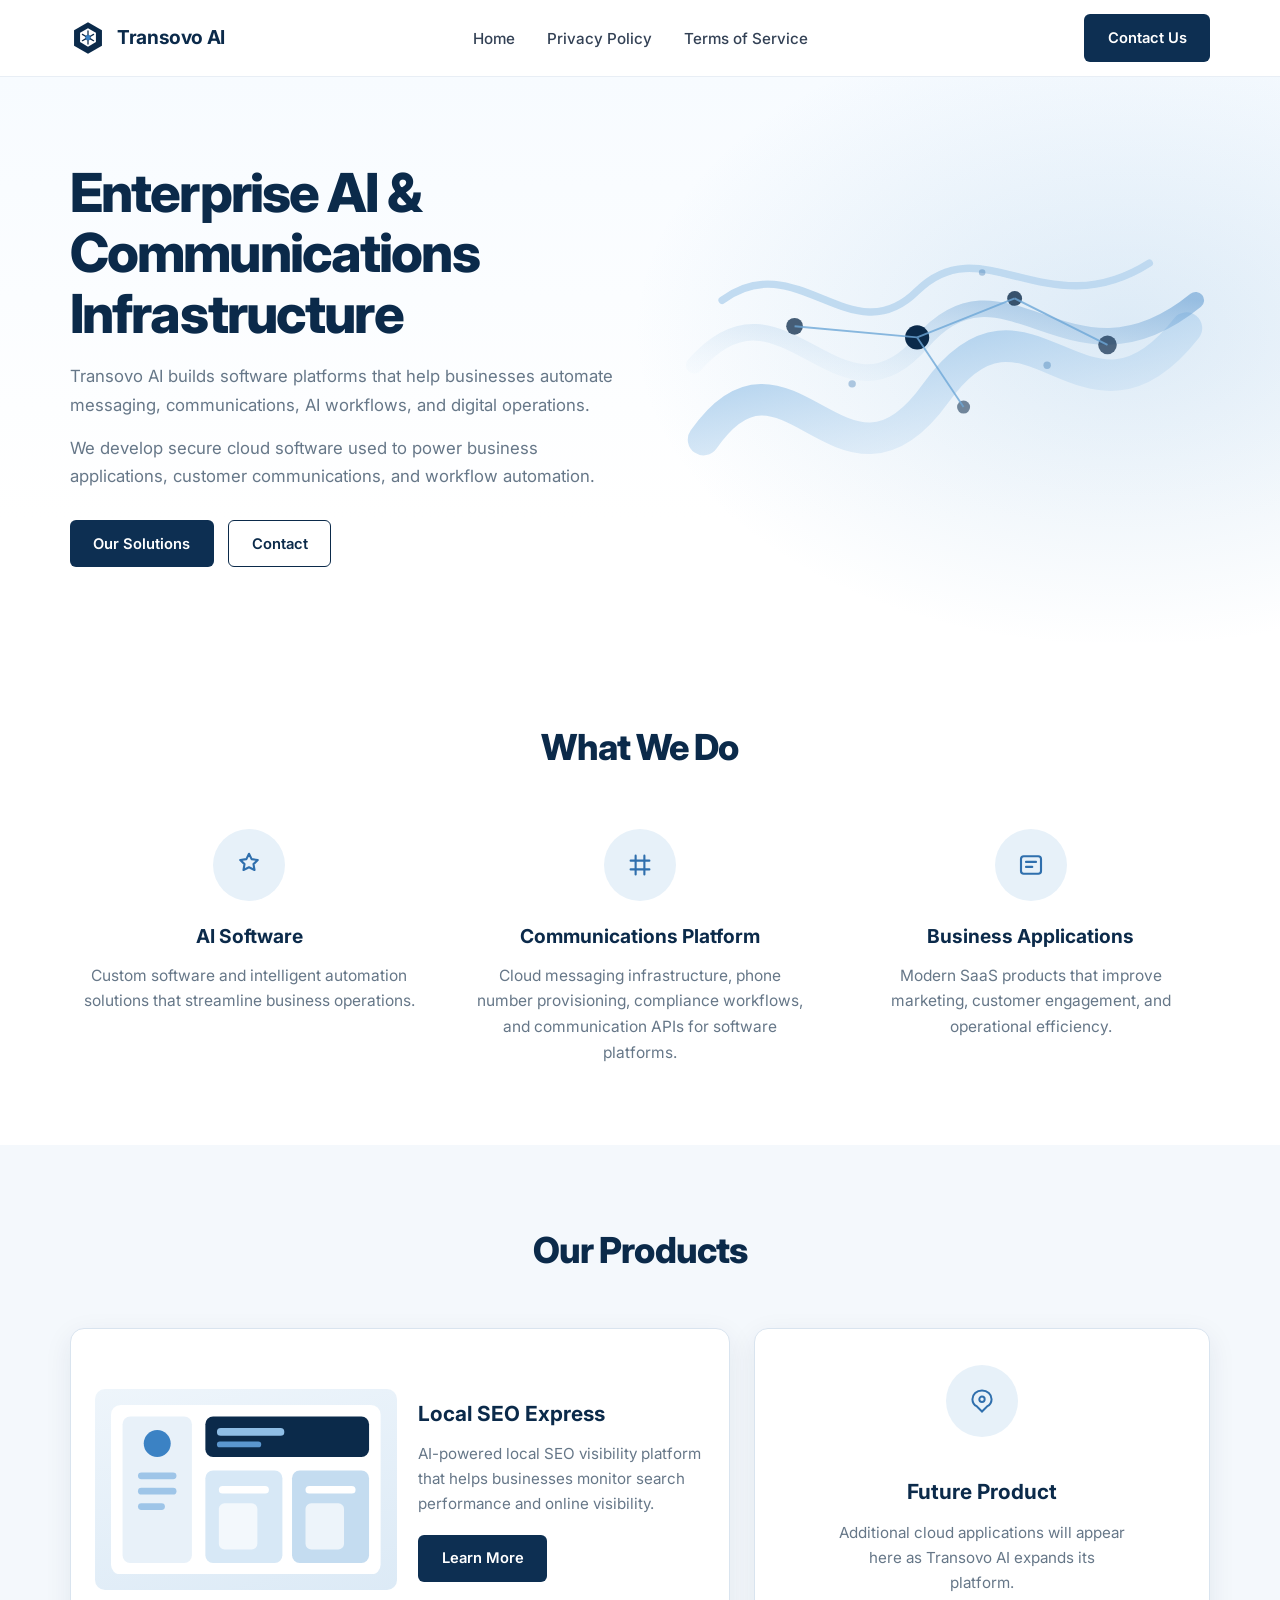
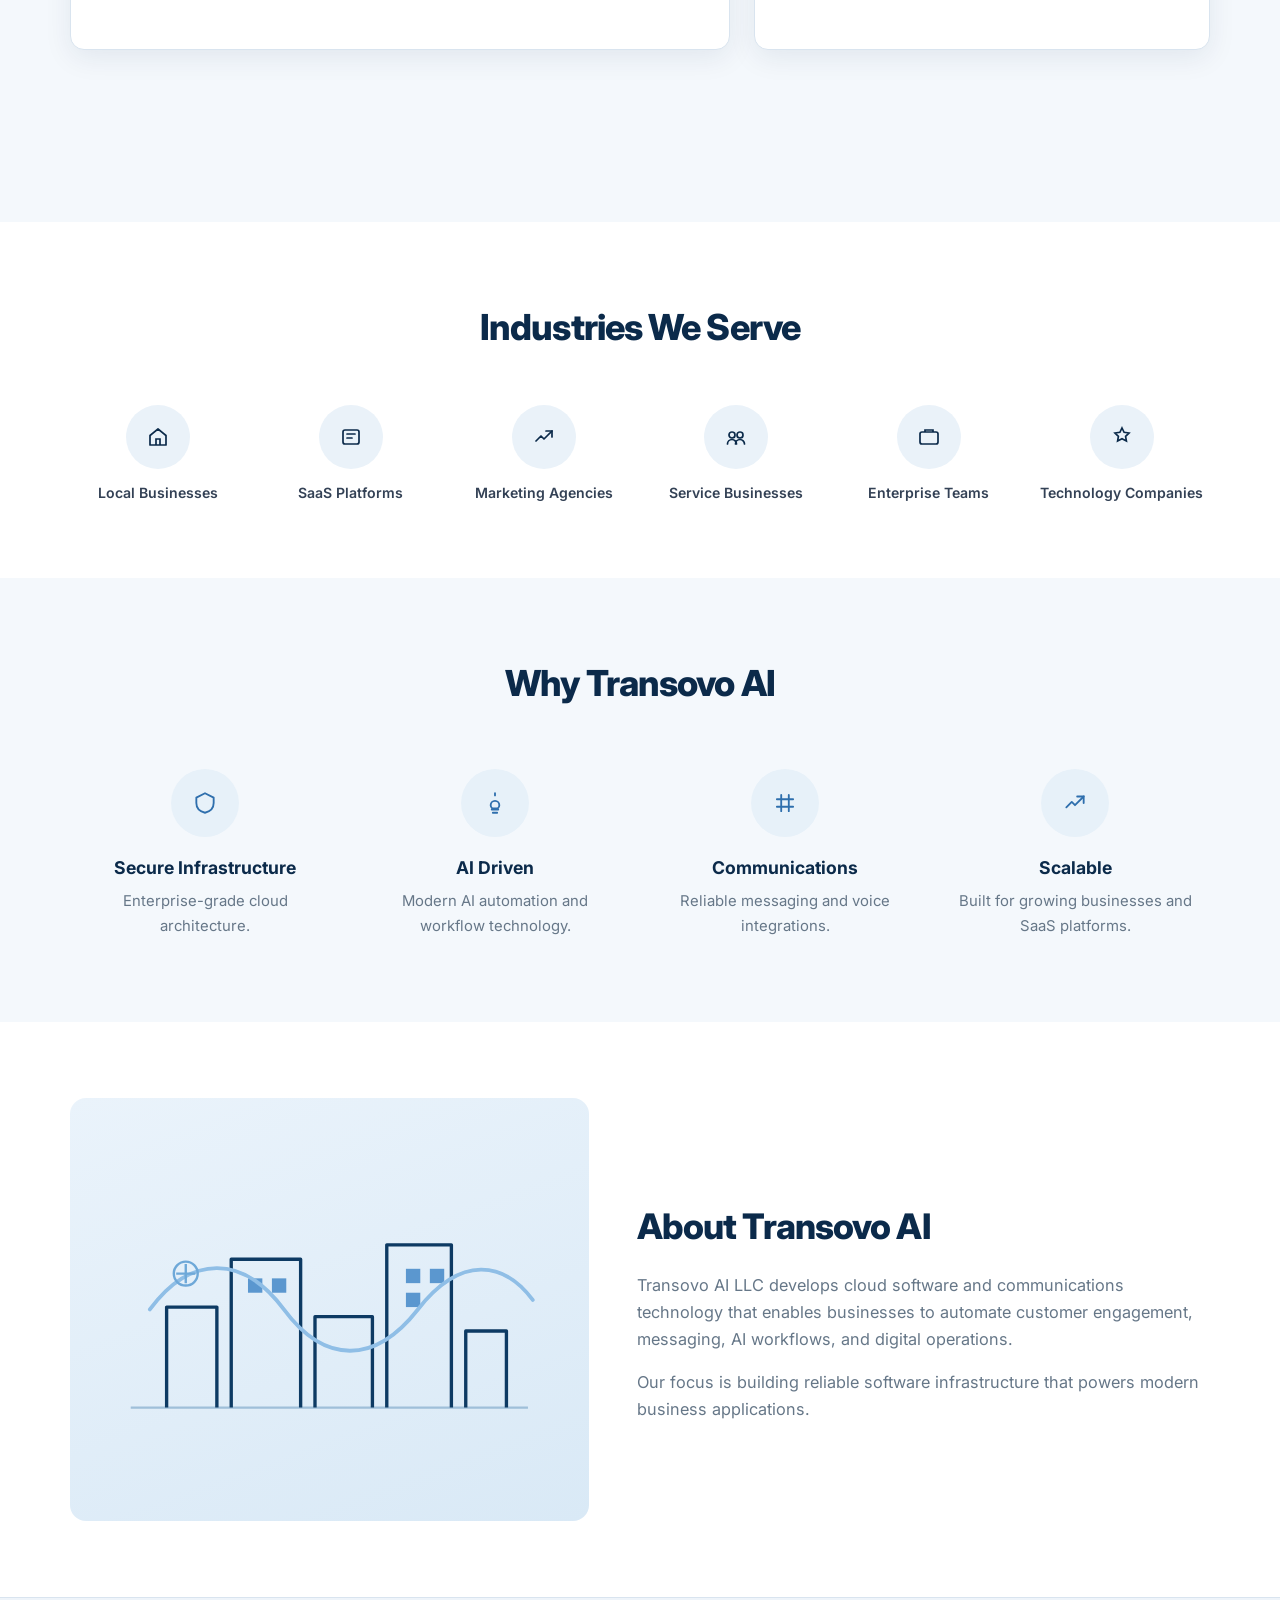
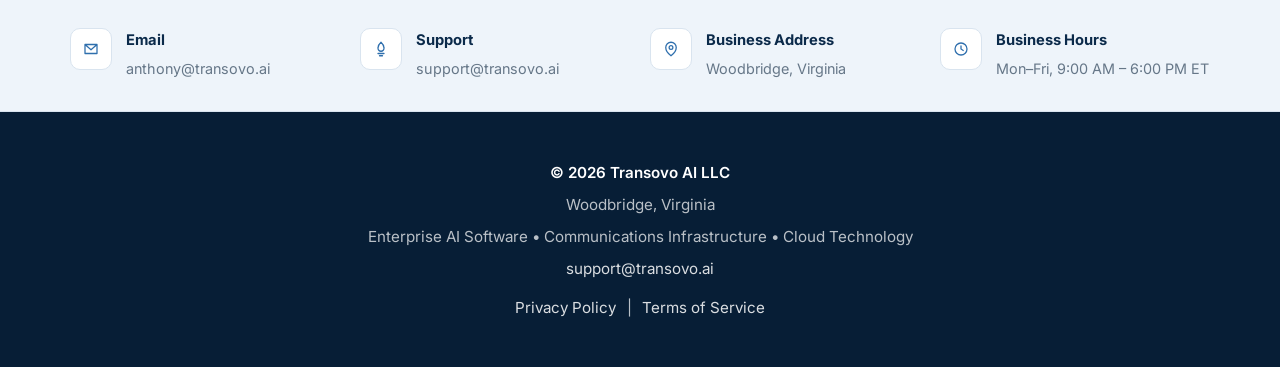
<file: index.html>
<!DOCTYPE html>
<html lang="en">
  <head>
    <meta charset="UTF-8" />
    <meta name="viewport" content="width=device-width, initial-scale=1.0" />
    <title>Transovo AI | Enterprise AI & Communications Infrastructure</title>
    <meta
      name="description"
      content="Transovo AI builds software platforms that help businesses automate messaging, communications, AI workflows, and digital operations."
    />
    <link rel="icon" href="/assets/logo.svg" type="image/svg+xml" />
    <link rel="preconnect" href="https://fonts.googleapis.com" />
    <link rel="preconnect" href="https://fonts.gstatic.com" crossorigin />
    <link href="https://fonts.googleapis.com/css2?family=Inter:wght@400;500;600;700;800&display=swap" rel="stylesheet" />
    <link rel="stylesheet" href="/css/styles.css" />
  </head>
  <body>
    <header class="site-header">
      <div class="container nav">
        <a class="logo" href="/">
          <img class="logo-mark" src="/assets/logo.svg" alt="" width="36" height="36" />
          Transovo AI
        </a>
        <nav aria-label="Primary">
          <ul class="nav-links">
            <li><a href="/">Home</a></li>
            <li><a href="/privacy">Privacy Policy</a></li>
            <li><a href="/terms">Terms of Service</a></li>
          </ul>
        </nav>
        <div class="nav-actions">
          <a class="btn btn-primary" href="#contact-info">Contact Us</a>
          <button class="menu-toggle" type="button" aria-label="Open menu" aria-expanded="false">
            <span></span>
          </button>
        </div>
      </div>
    </header>

    <main>
      <section class="hero">
        <div class="container hero-grid">
          <div class="hero-copy reveal">
            <h1>Enterprise AI &amp; Communications Infrastructure</h1>
            <p>
              Transovo AI builds software platforms that help businesses automate messaging,
              communications, AI workflows, and digital operations.
            </p>
            <p>
              We develop secure cloud software used to power business applications, customer
              communications, and workflow automation.
            </p>
            <div class="hero-actions">
              <a class="btn btn-primary" href="#what-we-do">Our Solutions</a>
              <a class="btn btn-outline" href="#contact-info">Contact</a>
            </div>
          </div>
          <div class="hero-visual reveal" aria-hidden="true">
            <svg viewBox="0 0 560 440" xmlns="http://www.w3.org/2000/svg" role="img">
              <defs>
                <linearGradient id="g1" x1="0" y1="0" x2="1" y2="1">
                  <stop offset="0%" stop-color="#8fbee6" stop-opacity="0.95" />
                  <stop offset="100%" stop-color="#cfe3f5" stop-opacity="0.2" />
                </linearGradient>
                <linearGradient id="g2" x1="1" y1="0" x2="0" y2="1">
                  <stop offset="0%" stop-color="#5b97cf" stop-opacity="0.55" />
                  <stop offset="100%" stop-color="#d7eaf8" stop-opacity="0.1" />
                </linearGradient>
              </defs>
              <path d="M20 300C110 170 170 390 270 250C370 110 430 320 540 180" stroke="url(#g1)" stroke-width="34" fill="none" stroke-linecap="round"/>
              <path d="M10 220C105 110 165 300 255 195C345 90 415 260 550 150" stroke="url(#g2)" stroke-width="18" fill="none" stroke-linecap="round"/>
              <path d="M40 150C120 90 180 210 250 140C320 70 390 180 500 110" stroke="#b9d6ef" stroke-width="8" fill="none" stroke-linecap="round" opacity="0.85"/>
              <g fill="#0b2a4a">
                <circle cx="118" cy="178" r="9" opacity="0.75"/>
                <circle cx="250" cy="190" r="13"/>
                <circle cx="355" cy="148" r="8" opacity="0.8"/>
                <circle cx="455" cy="198" r="10" opacity="0.7"/>
                <circle cx="300" cy="265" r="7" opacity="0.55"/>
              </g>
              <g stroke="#6ea8d8" stroke-width="2" opacity="0.8">
                <line x1="118" y1="178" x2="250" y2="190"/>
                <line x1="250" y1="190" x2="355" y2="148"/>
                <line x1="355" y1="148" x2="455" y2="198"/>
                <line x1="250" y1="190" x2="300" y2="265"/>
              </g>
              <g fill="#2f6fad" opacity="0.35">
                <circle cx="180" cy="240" r="4"/>
                <circle cx="390" cy="220" r="4"/>
                <circle cx="320" cy="120" r="3.5"/>
              </g>
            </svg>
          </div>
        </div>
      </section>

      <section class="section" id="what-we-do">
        <div class="container">
          <div class="section-head reveal">
            <h2>What We Do</h2>
          </div>
          <div class="services-grid">
            <article class="service reveal">
              <div class="icon-circle" aria-hidden="true">
                <svg width="30" height="30" viewBox="0 0 24 24" fill="none">
                  <path d="M12 3l2.1 4.3L19 8l-3.4 3.3.8 4.7L12 13.8 7.6 16l.8-4.7L5 8l4.9-.7L12 3z" stroke="currentColor" stroke-width="1.7" stroke-linejoin="round"/>
                </svg>
              </div>
              <h3>AI Software</h3>
              <p>Custom software and intelligent automation solutions that streamline business operations.</p>
            </article>
            <article class="service reveal">
              <div class="icon-circle" aria-hidden="true">
                <svg width="30" height="30" viewBox="0 0 24 24" fill="none">
                  <path d="M4.5 8.5h15M4.5 15.5h15M8.5 4.5v15M15.5 4.5v15" stroke="currentColor" stroke-width="1.7" stroke-linecap="round"/>
                </svg>
              </div>
              <h3>Communications Platform</h3>
              <p>Cloud messaging infrastructure, phone number provisioning, compliance workflows, and communication APIs for software platforms.</p>
            </article>
            <article class="service reveal">
              <div class="icon-circle" aria-hidden="true">
                <svg width="30" height="30" viewBox="0 0 24 24" fill="none">
                  <rect x="4" y="5" width="16" height="14" rx="2.2" stroke="currentColor" stroke-width="1.7"/>
                  <path d="M8 9.5h8M8 13.5h5" stroke="currentColor" stroke-width="1.7" stroke-linecap="round"/>
                </svg>
              </div>
              <h3>Business Applications</h3>
              <p>Modern SaaS products that improve marketing, customer engagement, and operational efficiency.</p>
            </article>
          </div>
        </div>
      </section>

      <section class="section section-soft" id="products">
        <div class="container">
          <div class="section-head reveal">
            <h2>Our Products</h2>
          </div>
          <div class="products-grid">
            <article class="product-card reveal">
              <div class="product-media" aria-hidden="true">
                <svg viewBox="0 0 280 176" xmlns="http://www.w3.org/2000/svg" width="100%">
                  <rect width="280" height="176" rx="10" fill="#fff"/>
                  <rect x="12" y="12" width="72" height="152" rx="8" fill="#e8f1f9"/>
                  <rect x="98" y="12" width="170" height="42" rx="8" fill="#0b2a4a"/>
                  <rect x="110" y="24" width="70" height="8" rx="4" fill="#8fbee6"/>
                  <rect x="110" y="38" width="46" height="6" rx="3" fill="#5b97cf"/>
                  <rect x="98" y="68" width="80" height="96" rx="8" fill="#d7e8f6"/>
                  <rect x="188" y="68" width="80" height="96" rx="8" fill="#c4dcf0"/>
                  <circle cx="48" cy="40" r="14" fill="#3b82c4"/>
                  <rect x="28" y="70" width="40" height="7" rx="3.5" fill="#9ec5e8"/>
                  <rect x="28" y="86" width="40" height="7" rx="3.5" fill="#9ec5e8"/>
                  <rect x="28" y="102" width="28" height="7" rx="3.5" fill="#9ec5e8"/>
                  <rect x="112" y="84" width="52" height="8" rx="4" fill="#fff"/>
                  <rect x="112" y="102" width="40" height="48" rx="6" fill="#fff" opacity="0.7"/>
                  <rect x="202" y="84" width="52" height="8" rx="4" fill="#fff"/>
                  <rect x="202" y="102" width="40" height="48" rx="6" fill="#fff" opacity="0.7"/>
                </svg>
              </div>
              <div class="product-copy">
                <h3>Local SEO Express</h3>
                <p>
                  AI-powered local SEO visibility platform that helps businesses monitor search
                  performance and online visibility.
                </p>
                <a class="btn btn-primary" href="#contact-info">Learn More</a>
              </div>
            </article>

            <article class="product-card compact reveal" aria-label="Future product">
              <div class="icon-circle" aria-hidden="true">
                <svg width="28" height="28" viewBox="0 0 24 24" fill="none">
                  <path d="M12 3c4.6 0 8.2 3.3 8.2 7.4 0 2.7-1.5 5-3.9 6.3L12 21l-4.3-4.3C5.3 15.4 3.8 13.1 3.8 10.4 3.8 6.3 7.4 3 12 3z" stroke="currentColor" stroke-width="1.7"/>
                  <circle cx="12" cy="10.5" r="2.3" stroke="currentColor" stroke-width="1.7"/>
                </svg>
              </div>
              <div class="product-copy">
                <h3>Future Product</h3>
                <p>Additional cloud applications will appear here as Transovo AI expands its platform.</p>
              </div>
            </article>
          </div>
          <div class="products-future" aria-hidden="true"></div>
        </div>
      </section>

      <section class="section" id="industries">
        <div class="container">
          <div class="section-head reveal">
            <h2>Industries We Serve</h2>
          </div>
          <div class="industries">
            <div class="industry reveal">
              <div class="icon-circle" aria-hidden="true">
                <svg width="24" height="24" viewBox="0 0 24 24" fill="none"><path d="M4 10.5 12 4l8 6.5V20H4v-9.5z" stroke="currentColor" stroke-width="1.7" stroke-linejoin="round"/><path d="M10 20v-6h4v6" stroke="currentColor" stroke-width="1.7"/></svg>
              </div>
              <span>Local Businesses</span>
            </div>
            <div class="industry reveal">
              <div class="icon-circle" aria-hidden="true">
                <svg width="24" height="24" viewBox="0 0 24 24" fill="none"><rect x="4" y="5" width="16" height="14" rx="2" stroke="currentColor" stroke-width="1.7"/><path d="M8 9h8M8 13h5" stroke="currentColor" stroke-width="1.7" stroke-linecap="round"/></svg>
              </div>
              <span>SaaS Platforms</span>
            </div>
            <div class="industry reveal">
              <div class="icon-circle" aria-hidden="true">
                <svg width="24" height="24" viewBox="0 0 24 24" fill="none"><path d="M4 16l5-5 3 3 8-8" stroke="currentColor" stroke-width="1.7" stroke-linecap="round" stroke-linejoin="round"/><path d="M14 6h6v6" stroke="currentColor" stroke-width="1.7" stroke-linecap="round"/></svg>
              </div>
              <span>Marketing Agencies</span>
            </div>
            <div class="industry reveal">
              <div class="icon-circle" aria-hidden="true">
                <svg width="24" height="24" viewBox="0 0 24 24" fill="none"><circle cx="8" cy="10" r="3" stroke="currentColor" stroke-width="1.7"/><circle cx="16" cy="10" r="3" stroke="currentColor" stroke-width="1.7"/><path d="M3.5 19a4.5 4.5 0 0 1 9 0M11.5 19a4.5 4.5 0 0 1 9 0" stroke="currentColor" stroke-width="1.7" stroke-linecap="round"/></svg>
              </div>
              <span>Service Businesses</span>
            </div>
            <div class="industry reveal">
              <div class="icon-circle" aria-hidden="true">
                <svg width="24" height="24" viewBox="0 0 24 24" fill="none"><rect x="3" y="7" width="18" height="12" rx="2" stroke="currentColor" stroke-width="1.7"/><path d="M8 7V5h8v2" stroke="currentColor" stroke-width="1.7"/></svg>
              </div>
              <span>Enterprise Teams</span>
            </div>
            <div class="industry reveal">
              <div class="icon-circle" aria-hidden="true">
                <svg width="24" height="24" viewBox="0 0 24 24" fill="none"><path d="M12 3l2.1 4.3L19 8l-3.4 3.3.8 4.7L12 13.8 7.6 16l.8-4.7L5 8l4.9-.7L12 3z" stroke="currentColor" stroke-width="1.7"/></svg>
              </div>
              <span>Technology Companies</span>
            </div>
          </div>
        </div>
      </section>

      <section class="section section-soft" id="why">
        <div class="container">
          <div class="section-head reveal">
            <h2>Why Transovo AI</h2>
          </div>
          <div class="why-grid">
            <article class="why-item reveal">
              <div class="icon-circle" aria-hidden="true">
                <svg width="26" height="26" viewBox="0 0 24 24" fill="none"><path d="M12 3l8 4v5c0 4.5-3.2 7.8-8 9-4.8-1.2-8-4.5-8-9V7l8-4z" stroke="currentColor" stroke-width="1.7" stroke-linejoin="round"/></svg>
              </div>
              <h3>Secure Infrastructure</h3>
              <p>Enterprise-grade cloud architecture.</p>
            </article>
            <article class="why-item reveal">
              <div class="icon-circle" aria-hidden="true">
                <svg width="26" height="26" viewBox="0 0 24 24" fill="none"><path d="M9 18h6M10 21h4M8 14a4 4 0 1 1 8 0c0 1.5-.8 2.4-1.6 3H9.6C8.8 16.4 8 15.5 8 14zM12 3v2" stroke="currentColor" stroke-width="1.7" stroke-linecap="round"/></svg>
              </div>
              <h3>AI Driven</h3>
              <p>Modern AI automation and workflow technology.</p>
            </article>
            <article class="why-item reveal">
              <div class="icon-circle" aria-hidden="true">
                <svg width="26" height="26" viewBox="0 0 24 24" fill="none"><path d="M4.5 8.5h15M4.5 15.5h15M8.5 4.5v15M15.5 4.5v15" stroke="currentColor" stroke-width="1.7" stroke-linecap="round"/></svg>
              </div>
              <h3>Communications</h3>
              <p>Reliable messaging and voice integrations.</p>
            </article>
            <article class="why-item reveal">
              <div class="icon-circle" aria-hidden="true">
                <svg width="26" height="26" viewBox="0 0 24 24" fill="none"><path d="M4 16l5-5 3 3 8-8" stroke="currentColor" stroke-width="1.7" stroke-linecap="round" stroke-linejoin="round"/><path d="M14 6h6v6" stroke="currentColor" stroke-width="1.7" stroke-linecap="round"/></svg>
              </div>
              <h3>Scalable</h3>
              <p>Built for growing businesses and SaaS platforms.</p>
            </article>
          </div>
        </div>
      </section>

      <section class="section" id="about">
        <div class="container about-grid">
          <div class="about-visual reveal" aria-hidden="true">
            <svg viewBox="0 0 380 300" xmlns="http://www.w3.org/2000/svg" width="100%">
              <path d="M24 232h332" stroke="#9fbfd9" stroke-width="2"/>
              <g fill="none" stroke="#0d3a63" stroke-width="2.8" stroke-linejoin="round">
                <path d="M54 232V148h42v84"/>
                <path d="M108 232V108h58v124"/>
                <path d="M178 232V156h48v76"/>
                <path d="M238 232V96h54v136"/>
                <path d="M304 232V168h34v64"/>
              </g>
              <g fill="#5b97cf">
                <rect x="122" y="124" width="12" height="12"/>
                <rect x="142" y="124" width="12" height="12"/>
                <rect x="254" y="116" width="12" height="12"/>
                <rect x="274" y="116" width="12" height="12"/>
                <rect x="254" y="136" width="12" height="12"/>
              </g>
              <path d="M40 150c34-46 78-46 112 0s76 46 112 0 72-40 96-8" fill="none" stroke="#8fbee6" stroke-width="3.2" stroke-linecap="round"/>
              <circle cx="70" cy="120" r="10" fill="none" stroke="#6ea8d8" stroke-width="2"/>
              <path d="M70 112v16M62 120h16" stroke="#6ea8d8" stroke-width="2"/>
            </svg>
          </div>
          <div class="about-copy reveal">
            <h2>About Transovo AI</h2>
            <p>
              Transovo AI LLC develops cloud software and communications technology that enables
              businesses to automate customer engagement, messaging, AI workflows, and digital
              operations.
            </p>
            <p>
              Our focus is building reliable software infrastructure that powers modern business
              applications.
            </p>
          </div>
        </div>
      </section>

      <section class="contact-bar" id="contact-info">
        <div class="container contact-grid">
          <div class="contact-item">
            <div class="icon" aria-hidden="true">
              <svg width="18" height="18" viewBox="0 0 24 24" fill="none"><path d="M4 6h16v12H4V6zm0 0l8 7 8-7" stroke="currentColor" stroke-width="1.7" stroke-linejoin="round"/></svg>
            </div>
            <div>
              <strong>Email</strong>
              <a href="mailto:anthony@transovo.ai">anthony@transovo.ai</a>
            </div>
          </div>
          <div class="contact-item">
            <div class="icon" aria-hidden="true">
              <svg width="18" height="18" viewBox="0 0 24 24" fill="none"><path d="M12 3c-2.2 2-4 4.7-4 7.5A4 4 0 0 0 12 15a4 4 0 0 0 4-4.5C16 7.7 14.2 5 12 3z" stroke="currentColor" stroke-width="1.7"/><path d="M8 18h8M10 21h4" stroke="currentColor" stroke-width="1.7" stroke-linecap="round"/></svg>
            </div>
            <div>
              <strong>Support</strong>
              <a href="mailto:support@transovo.ai">support@transovo.ai</a>
            </div>
          </div>
          <div class="contact-item">
            <div class="icon" aria-hidden="true">
              <svg width="18" height="18" viewBox="0 0 24 24" fill="none"><path d="M12 21s-7-5.2-7-11a7 7 0 1 1 14 0c0 5.8-7 11-7 11z" stroke="currentColor" stroke-width="1.7"/><circle cx="12" cy="10" r="2.5" stroke="currentColor" stroke-width="1.7"/></svg>
            </div>
            <div>
              <strong>Business Address</strong>
              <span>Woodbridge, Virginia</span>
            </div>
          </div>
          <div class="contact-item">
            <div class="icon" aria-hidden="true">
              <svg width="18" height="18" viewBox="0 0 24 24" fill="none"><circle cx="12" cy="12" r="8" stroke="currentColor" stroke-width="1.7"/><path d="M12 8v4l3 2" stroke="currentColor" stroke-width="1.7" stroke-linecap="round"/></svg>
            </div>
            <div>
              <strong>Business Hours</strong>
              <span>Mon–Fri, 9:00 AM – 6:00 PM ET</span>
            </div>
          </div>
        </div>
      </section>
    </main>

    <footer class="site-footer">
      <div class="container footer-simple">
        <p>© <span data-year>2026</span> Transovo AI LLC</p>
        <p>Woodbridge, Virginia</p>
        <p>Enterprise AI Software • Communications Infrastructure • Cloud Technology</p>
        <p><a href="mailto:support@transovo.ai">support@transovo.ai</a></p>
        <p class="footer-legal-links">
          <a href="/privacy">Privacy Policy</a>
          <span aria-hidden="true">|</span>
          <a href="/terms">Terms of Service</a>
        </p>
      </div>
    </footer>

    <script src="/js/main.js"></script>
  </body>
</html>
</file>
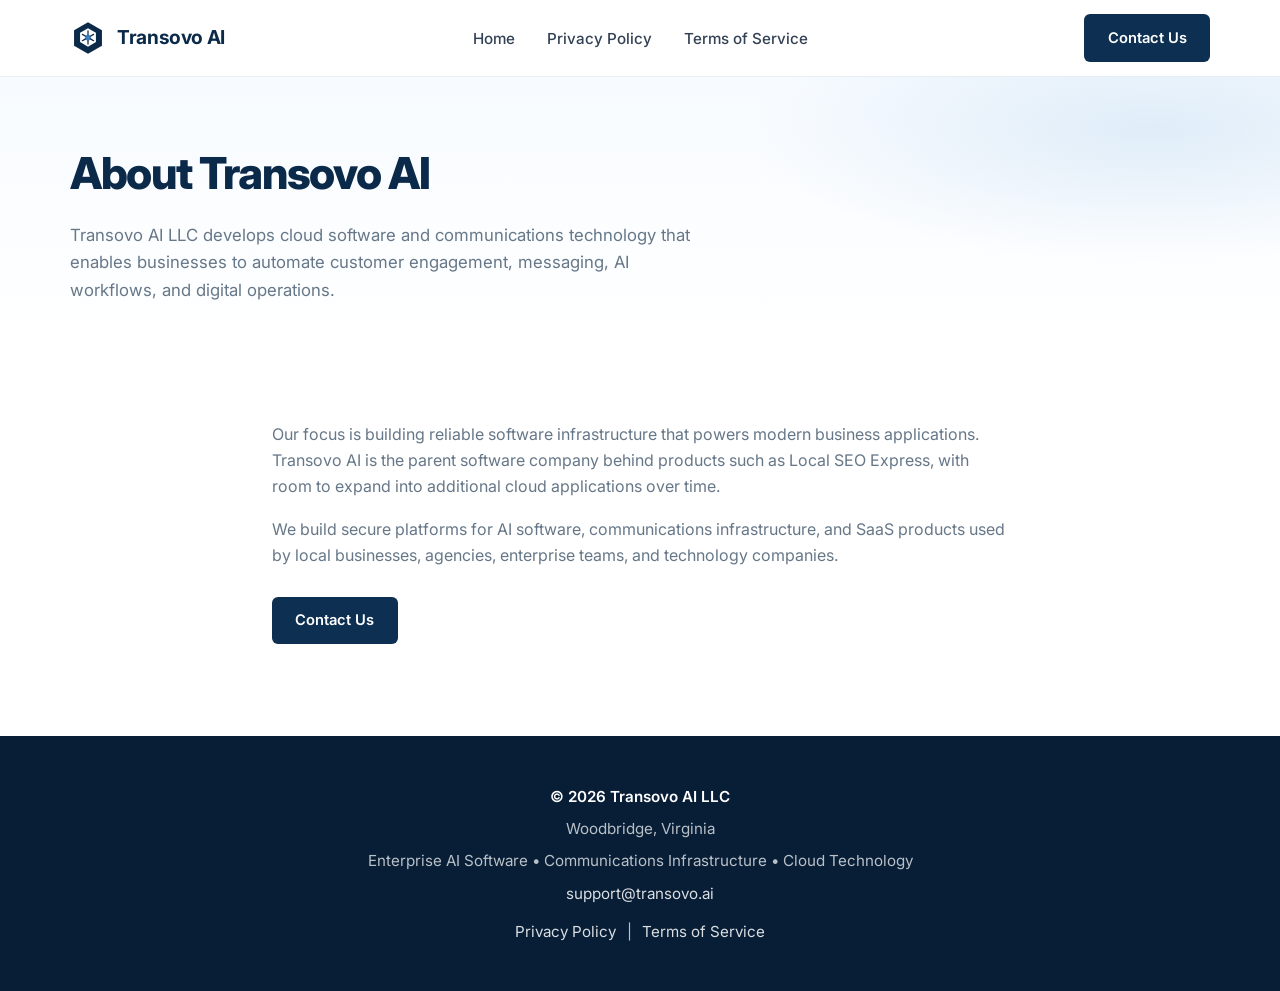
<file: about/index.html>
<!DOCTYPE html>
<html lang="en">
  <head>
    <meta charset="UTF-8" />
    <meta http-equiv="refresh" content="0; url=/company" />
    <link rel="canonical" href="/company" />
    <title>About | Transovo AI</title>
    <script>location.replace("/company");</script>
  </head>
  <body>
    <p><a href="/company">Continue to Company</a></p>
  </body>
</html>
</file>
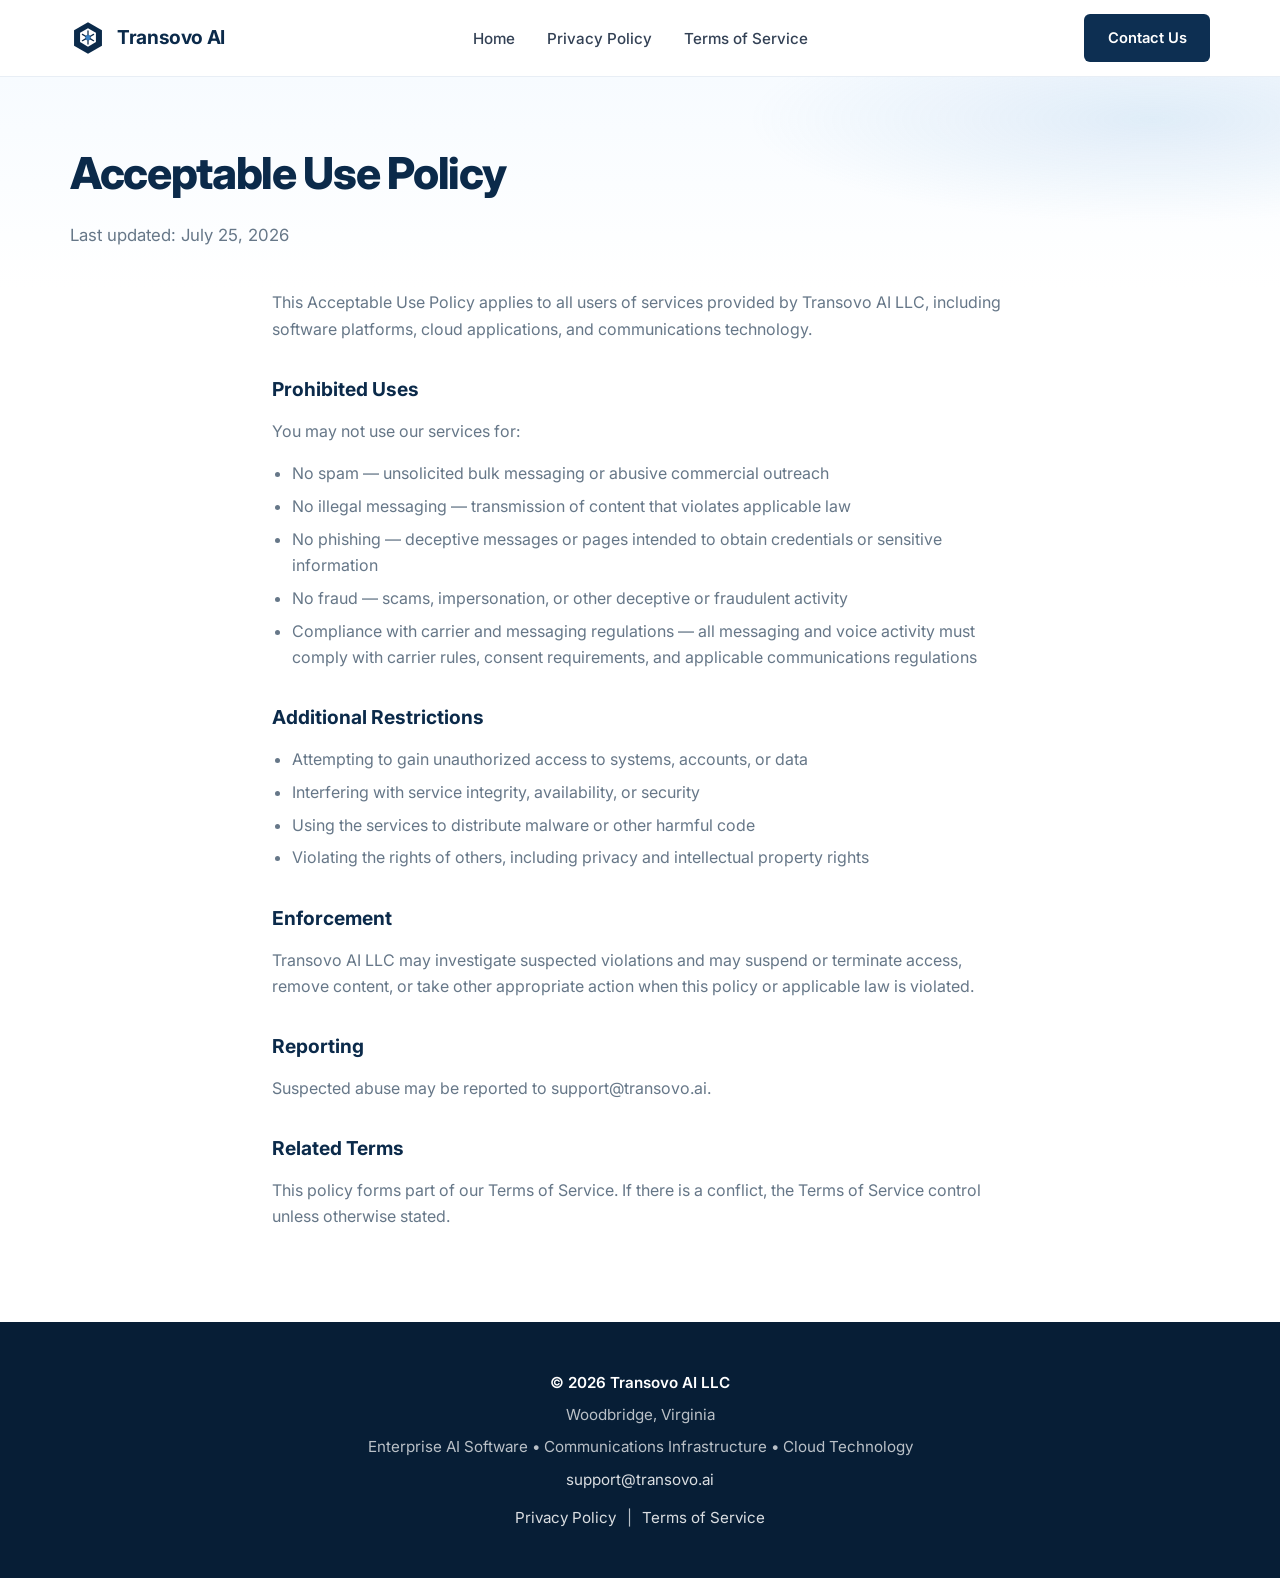
<file: acceptable-use/index.html>
<!DOCTYPE html>
<html lang="en">
  <head>
    <meta charset="UTF-8" />
    <meta name="viewport" content="width=device-width, initial-scale=1.0" />
    <title>Acceptable Use Policy | Transovo AI</title>
    <meta name="description" content="Acceptable Use Policy for Transovo AI LLC software platforms and communications services." />
    <link rel="icon" href="/assets/logo.svg" type="image/svg+xml" />
    <link rel="preconnect" href="https://fonts.googleapis.com" />
    <link rel="preconnect" href="https://fonts.gstatic.com" crossorigin />
    <link href="https://fonts.googleapis.com/css2?family=Inter:wght@400;500;600;700;800&display=swap" rel="stylesheet" />
    <link rel="stylesheet" href="/css/styles.css" />
  </head>
  <body>
    <header class="site-header">
      <div class="container nav">
        <a class="logo" href="/">
          <img class="logo-mark" src="/assets/logo.svg" alt="" width="36" height="36" />
          Transovo AI
        </a>
                <nav aria-label="Primary">
          <ul class="nav-links">
            <li><a href="/">Home</a></li>
            <li><a href="/privacy">Privacy Policy</a></li>
            <li><a href="/terms">Terms of Service</a></li>
          </ul>
        </nav>
        <div class="nav-actions">
          <a class="btn btn-primary" href="/#contact-info">Contact Us</a>
          <button class="menu-toggle" type="button" aria-label="Open menu" aria-expanded="false"><span></span></button>
        </div>
      </div>
    </header>

    <main>
      <section class="page-hero">
        <div class="container reveal">
          <h1>Acceptable Use Policy</h1>
          <p class="legal-meta">Last updated: July 25, 2026</p>
        </div>
      </section>
      <section class="section" style="padding-top: 0">
        <div class="container legal-content reveal">
          <p>
            This Acceptable Use Policy applies to all users of services provided by Transovo AI LLC,
            including software platforms, cloud applications, and communications technology.
          </p>

          <h2>Prohibited Uses</h2>
          <p>You may not use our services for:</p>
          <ul>
            <li>No spam — unsolicited bulk messaging or abusive commercial outreach</li>
            <li>No illegal messaging — transmission of content that violates applicable law</li>
            <li>No phishing — deceptive messages or pages intended to obtain credentials or sensitive information</li>
            <li>No fraud — scams, impersonation, or other deceptive or fraudulent activity</li>
            <li>Compliance with carrier and messaging regulations — all messaging and voice activity must comply with carrier rules, consent requirements, and applicable communications regulations</li>
          </ul>

          <h2>Additional Restrictions</h2>
          <ul>
            <li>Attempting to gain unauthorized access to systems, accounts, or data</li>
            <li>Interfering with service integrity, availability, or security</li>
            <li>Using the services to distribute malware or other harmful code</li>
            <li>Violating the rights of others, including privacy and intellectual property rights</li>
          </ul>

          <h2>Enforcement</h2>
          <p>
            Transovo AI LLC may investigate suspected violations and may suspend or terminate
            access, remove content, or take other appropriate action when this policy or applicable
            law is violated.
          </p>

          <h2>Reporting</h2>
          <p>
            Suspected abuse may be reported to
            <a href="mailto:support@transovo.ai">support@transovo.ai</a>.
          </p>

          <h2>Related Terms</h2>
          <p>
            This policy forms part of our
            <a href="/terms">Terms of Service</a>. If there is a conflict, the Terms of Service
            control unless otherwise stated.
          </p>
        </div>
      </section>
    </main>

        <footer class="site-footer">
      <div class="container footer-simple">
        <p>© <span data-year>2026</span> Transovo AI LLC</p>
        <p>Woodbridge, Virginia</p>
        <p>Enterprise AI Software • Communications Infrastructure • Cloud Technology</p>
        <p><a href="mailto:support@transovo.ai">support@transovo.ai</a></p>
        <p class="footer-legal-links">
          <a href="/privacy">Privacy Policy</a>
          <span aria-hidden="true">|</span>
          <a href="/terms">Terms of Service</a>
        </p>
      </div>
    </footer>
    <script src="/js/main.js"></script>
  </body>
</html>
</file>
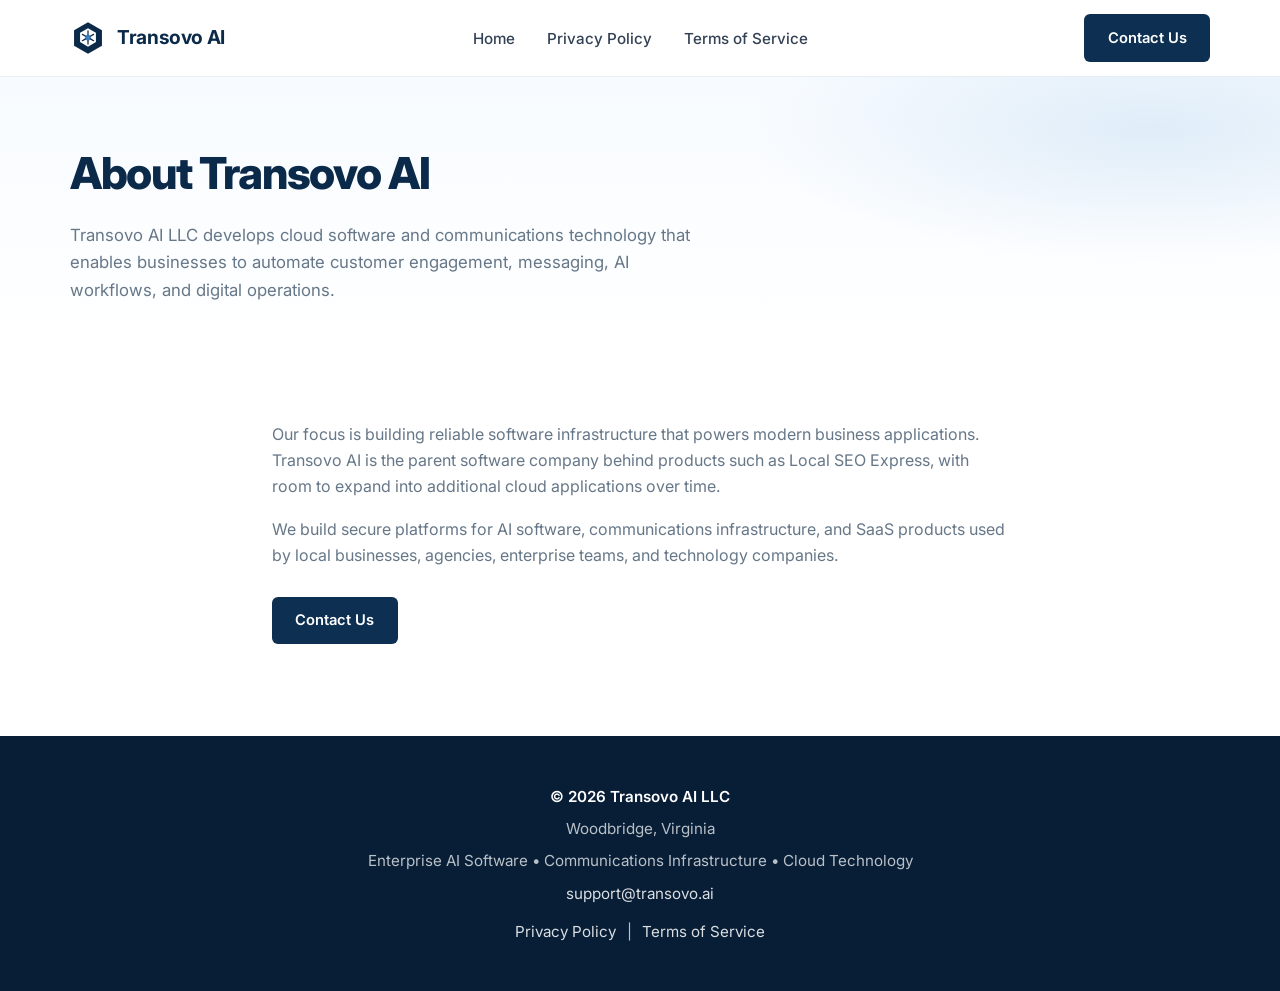
<file: company/index.html>
<!DOCTYPE html>
<html lang="en">
  <head>
    <meta charset="UTF-8" />
    <meta name="viewport" content="width=device-width, initial-scale=1.0" />
    <title>Company | Transovo AI</title>
    <meta
      name="description"
      content="Transovo AI LLC develops cloud software and communications technology for modern business applications."
    />
    <link rel="icon" href="/assets/logo.svg" type="image/svg+xml" />
    <link rel="preconnect" href="https://fonts.googleapis.com" />
    <link rel="preconnect" href="https://fonts.gstatic.com" crossorigin />
    <link href="https://fonts.googleapis.com/css2?family=Inter:wght@400;500;600;700;800&display=swap" rel="stylesheet" />
    <link rel="stylesheet" href="/css/styles.css" />
  </head>
  <body>
    <header class="site-header">
      <div class="container nav">
        <a class="logo" href="/">
          <img class="logo-mark" src="/assets/logo.svg" alt="" width="36" height="36" />
          Transovo AI
        </a>
                <nav aria-label="Primary">
          <ul class="nav-links">
            <li><a href="/">Home</a></li>
            <li><a href="/privacy">Privacy Policy</a></li>
            <li><a href="/terms">Terms of Service</a></li>
          </ul>
        </nav>
        <div class="nav-actions">
          <a class="btn btn-primary" href="/#contact-info">Contact Us</a>
          <button class="menu-toggle" type="button" aria-label="Open menu" aria-expanded="false">
            <span></span>
          </button>
        </div>
      </div>
    </header>

    <main>
      <section class="page-hero">
        <div class="container reveal">
          <h1>About Transovo AI</h1>
          <p>
            Transovo AI LLC develops cloud software and communications technology that enables
            businesses to automate customer engagement, messaging, AI workflows, and digital
            operations.
          </p>
        </div>
      </section>
      <section class="section">
        <div class="container content-block reveal">
          <p>
            Our focus is building reliable software infrastructure that powers modern business
            applications. Transovo AI is the parent software company behind products such as
            Local SEO Express, with room to expand into additional cloud applications over time.
          </p>
          <p>
            We build secure platforms for AI software, communications infrastructure, and SaaS
            products used by local businesses, agencies, enterprise teams, and technology
            companies.
          </p>
          <p style="margin-top: 1.75rem">
            <a class="btn btn-primary" href="/#contact-info">Contact Us</a>
          </p>
        </div>
      </section>
    </main>

        <footer class="site-footer">
      <div class="container footer-simple">
        <p>© <span data-year>2026</span> Transovo AI LLC</p>
        <p>Woodbridge, Virginia</p>
        <p>Enterprise AI Software • Communications Infrastructure • Cloud Technology</p>
        <p><a href="mailto:support@transovo.ai">support@transovo.ai</a></p>
        <p class="footer-legal-links">
          <a href="/privacy">Privacy Policy</a>
          <span aria-hidden="true">|</span>
          <a href="/terms">Terms of Service</a>
        </p>
      </div>
    </footer>
    <script src="/js/main.js"></script>
  </body>
</html>
</file>
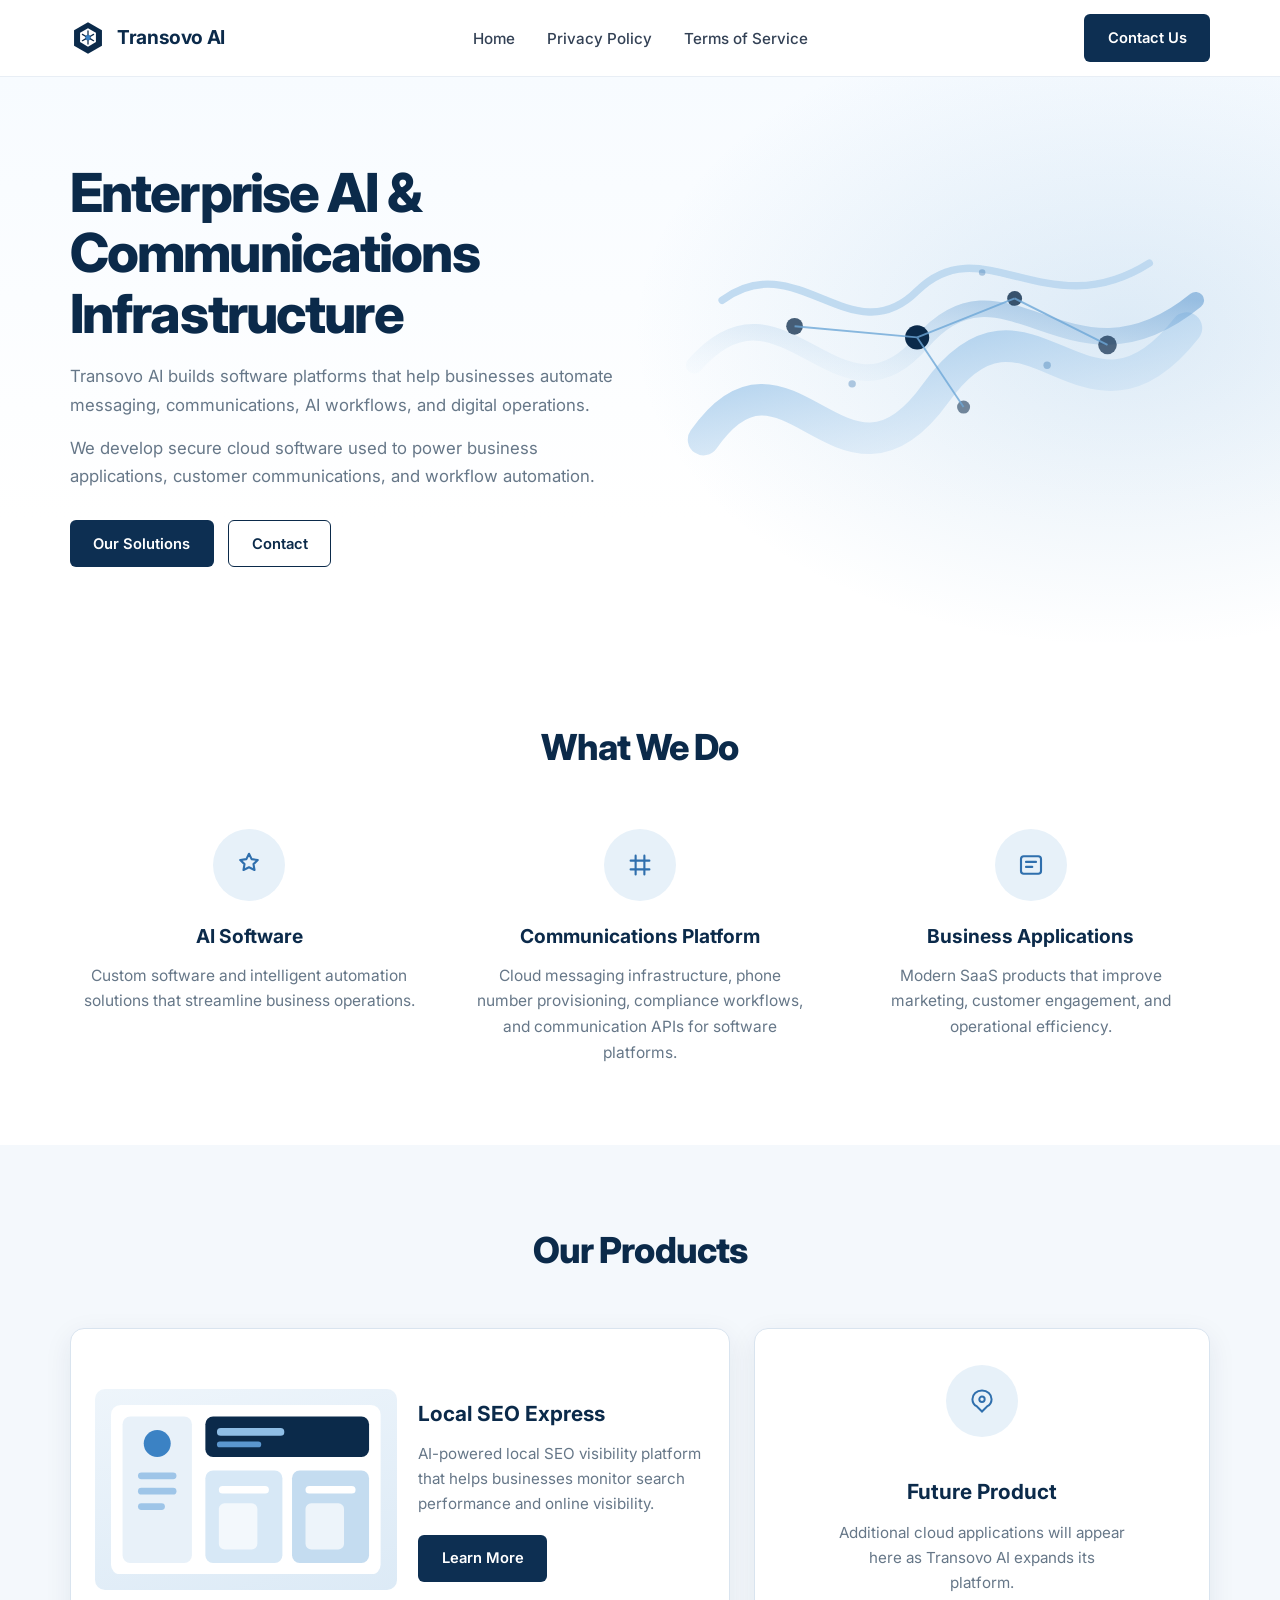
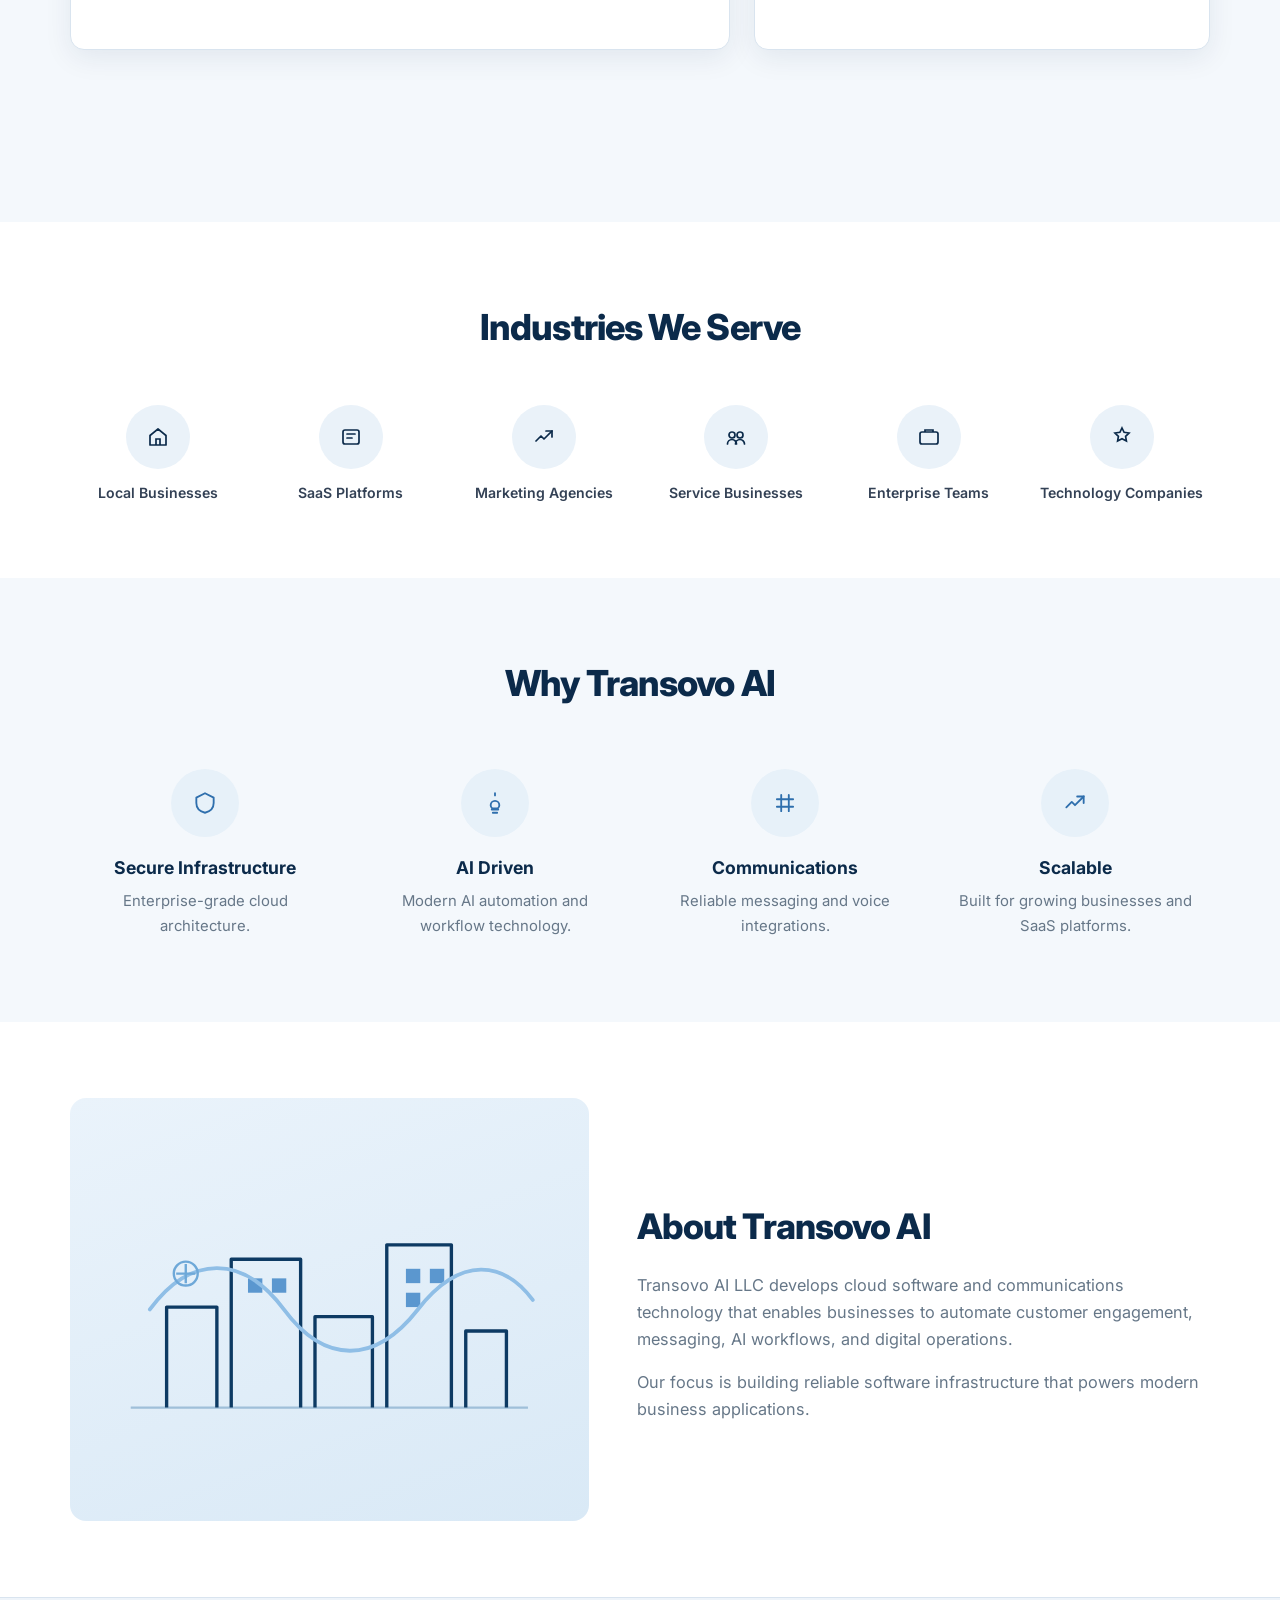
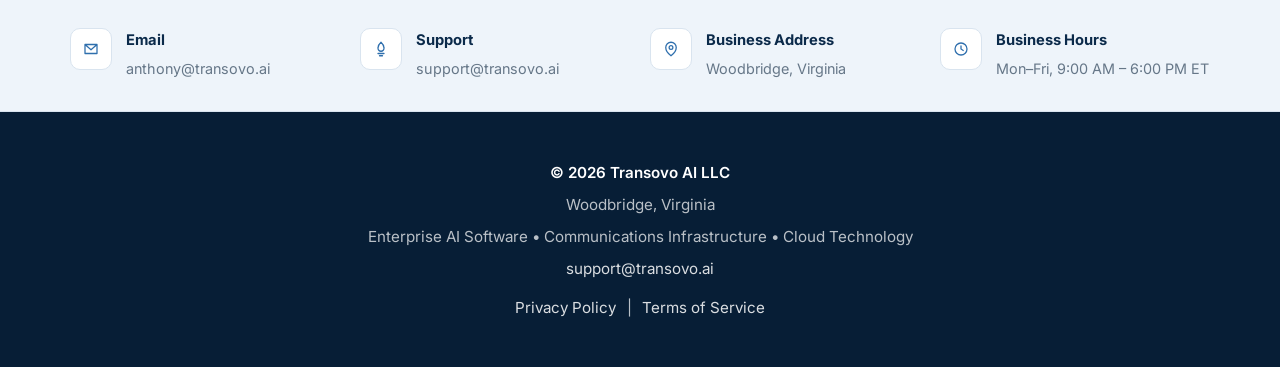
<file: contact/index.html>
<!DOCTYPE html>
<html lang="en">
  <head>
    <meta charset="UTF-8" />
    <meta http-equiv="refresh" content="0; url=/#contact-info" />
    <link rel="canonical" href="/#contact-info" />
    <title>Contact | Transovo AI</title>
    <script>location.replace("/#contact-info");</script>
  </head>
  <body>
    <p><a href="/#contact-info">Continue to contact information</a></p>
  </body>
</html>
</file>
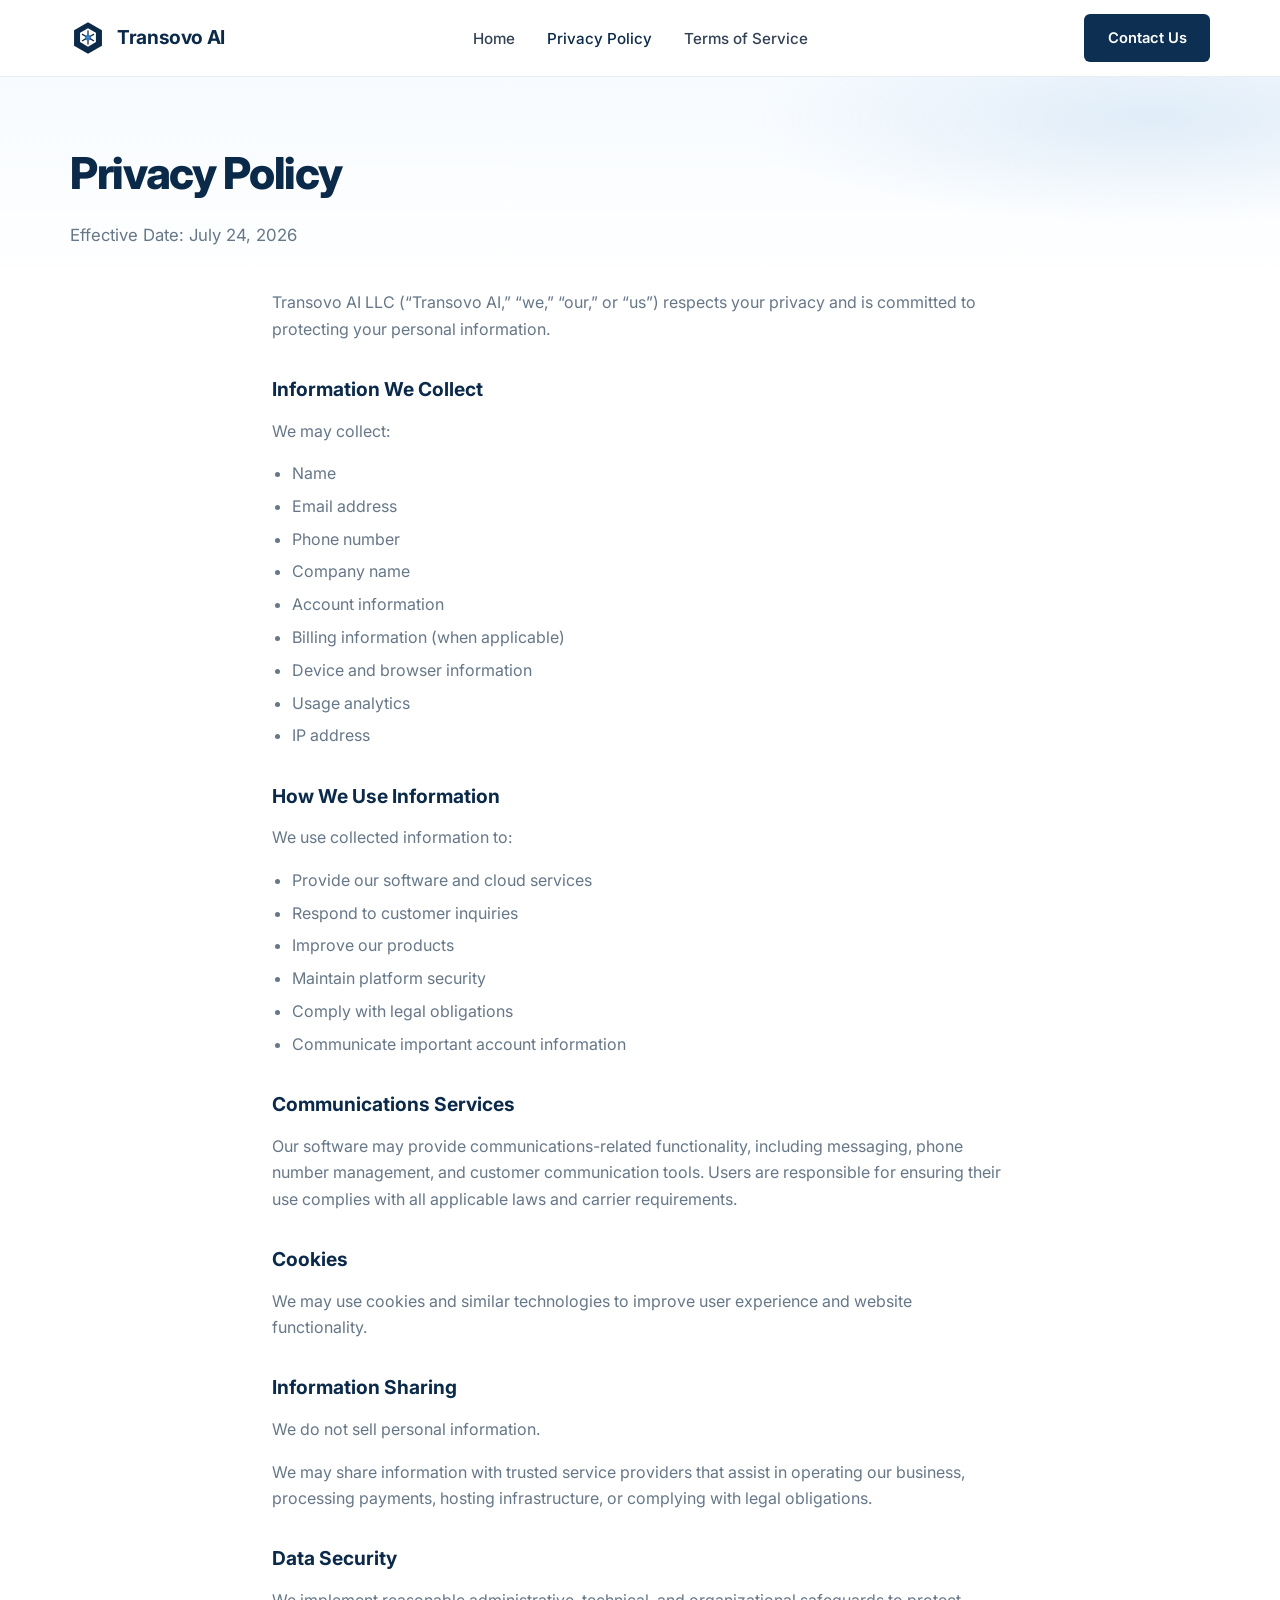
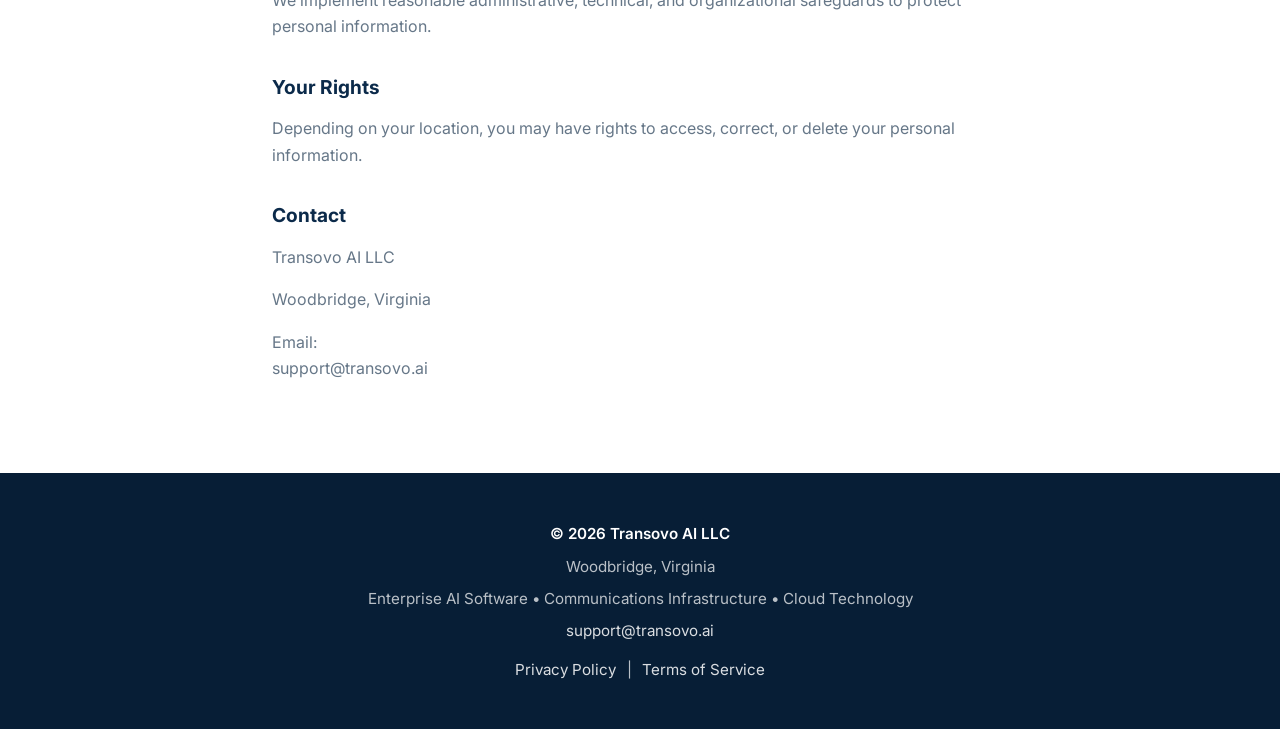
<file: privacy/index.html>
<!DOCTYPE html>
<html lang="en">
  <head>
    <meta charset="UTF-8" />
    <meta name="viewport" content="width=device-width, initial-scale=1.0" />
    <title>Privacy Policy | Transovo AI</title>
    <meta
      name="description"
      content="Privacy Policy for Transovo AI LLC. Learn how we collect, use, and protect personal information."
    />
    <link rel="icon" href="/assets/logo.svg" type="image/svg+xml" />
    <link rel="preconnect" href="https://fonts.googleapis.com" />
    <link rel="preconnect" href="https://fonts.gstatic.com" crossorigin />
    <link href="https://fonts.googleapis.com/css2?family=Inter:wght@400;500;600;700;800&display=swap" rel="stylesheet" />
    <link rel="stylesheet" href="/css/styles.css" />
  </head>
  <body>
    <header class="site-header">
      <div class="container nav">
        <a class="logo" href="/">
          <img class="logo-mark" src="/assets/logo.svg" alt="" width="36" height="36" />
          Transovo AI
        </a>
        <nav aria-label="Primary">
          <ul class="nav-links">
            <li><a href="/">Home</a></li>
            <li><a href="/privacy" aria-current="page">Privacy Policy</a></li>
            <li><a href="/terms">Terms of Service</a></li>
          </ul>
        </nav>
        <div class="nav-actions">
          <a class="btn btn-primary" href="/#contact-info">Contact Us</a>
          <button class="menu-toggle" type="button" aria-label="Open menu" aria-expanded="false">
            <span></span>
          </button>
        </div>
      </div>
    </header>

    <main>
      <section class="page-hero">
        <div class="container reveal">
          <h1>Privacy Policy</h1>
          <p class="legal-meta">Effective Date: July 24, 2026</p>
        </div>
      </section>

      <section class="section" style="padding-top: 0">
        <div class="container legal-content reveal">
          <p>
            Transovo AI LLC (“Transovo AI,” “we,” “our,” or “us”) respects your privacy and is
            committed to protecting your personal information.
          </p>

          <h2>Information We Collect</h2>
          <p>We may collect:</p>
          <ul>
            <li>Name</li>
            <li>Email address</li>
            <li>Phone number</li>
            <li>Company name</li>
            <li>Account information</li>
            <li>Billing information (when applicable)</li>
            <li>Device and browser information</li>
            <li>Usage analytics</li>
            <li>IP address</li>
          </ul>

          <h2>How We Use Information</h2>
          <p>We use collected information to:</p>
          <ul>
            <li>Provide our software and cloud services</li>
            <li>Respond to customer inquiries</li>
            <li>Improve our products</li>
            <li>Maintain platform security</li>
            <li>Comply with legal obligations</li>
            <li>Communicate important account information</li>
          </ul>

          <h2>Communications Services</h2>
          <p>
            Our software may provide communications-related functionality, including messaging,
            phone number management, and customer communication tools. Users are responsible for
            ensuring their use complies with all applicable laws and carrier requirements.
          </p>

          <h2>Cookies</h2>
          <p>
            We may use cookies and similar technologies to improve user experience and website
            functionality.
          </p>

          <h2>Information Sharing</h2>
          <p>We do not sell personal information.</p>
          <p>
            We may share information with trusted service providers that assist in operating our
            business, processing payments, hosting infrastructure, or complying with legal
            obligations.
          </p>

          <h2>Data Security</h2>
          <p>
            We implement reasonable administrative, technical, and organizational safeguards to
            protect personal information.
          </p>

          <h2>Your Rights</h2>
          <p>
            Depending on your location, you may have rights to access, correct, or delete your
            personal information.
          </p>

          <h2>Contact</h2>
          <p>Transovo AI LLC</p>
          <p>Woodbridge, Virginia</p>
          <p>
            Email:<br />
            <a href="mailto:support@transovo.ai">support@transovo.ai</a>
          </p>
        </div>
      </section>
    </main>

    <footer class="site-footer">
      <div class="container footer-simple">
        <p>© <span data-year>2026</span> Transovo AI LLC</p>
        <p>Woodbridge, Virginia</p>
        <p>Enterprise AI Software • Communications Infrastructure • Cloud Technology</p>
        <p><a href="mailto:support@transovo.ai">support@transovo.ai</a></p>
        <p class="footer-legal-links">
          <a href="/privacy">Privacy Policy</a>
          <span aria-hidden="true">|</span>
          <a href="/terms">Terms of Service</a>
        </p>
      </div>
    </footer>
    <script src="/js/main.js"></script>
  </body>
</html>
</file>
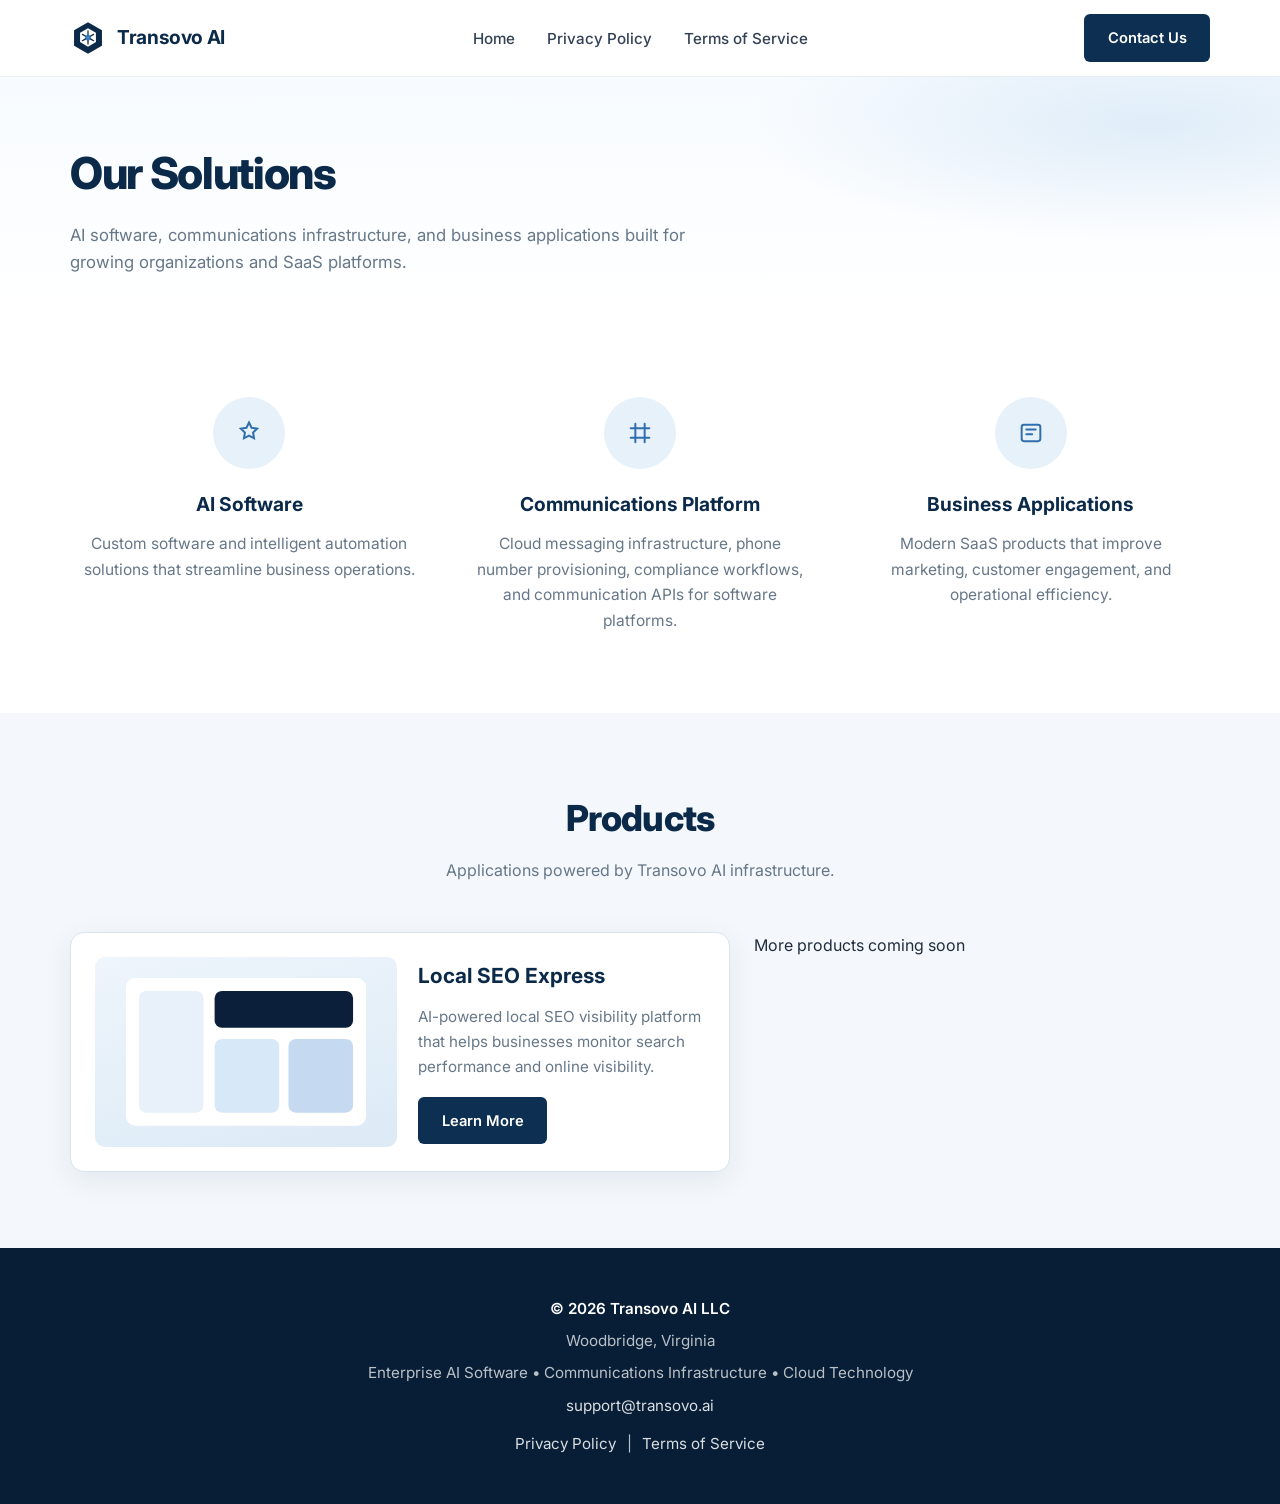
<file: solutions/index.html>
<!DOCTYPE html>
<html lang="en">
  <head>
    <meta charset="UTF-8" />
    <meta name="viewport" content="width=device-width, initial-scale=1.0" />
    <title>Solutions | Transovo AI</title>
    <meta
      name="description"
      content="Transovo AI solutions for AI software, communications platforms, and business applications including Local SEO Express."
    />
    <link rel="icon" href="/assets/logo.svg" type="image/svg+xml" />
    <link rel="preconnect" href="https://fonts.googleapis.com" />
    <link rel="preconnect" href="https://fonts.gstatic.com" crossorigin />
    <link href="https://fonts.googleapis.com/css2?family=Inter:wght@400;500;600;700;800&display=swap" rel="stylesheet" />
    <link rel="stylesheet" href="/css/styles.css" />
  </head>
  <body>
    <header class="site-header">
      <div class="container nav">
        <a class="logo" href="/">
          <img class="logo-mark" src="/assets/logo.svg" alt="" width="36" height="36" />
          Transovo AI
        </a>
                <nav aria-label="Primary">
          <ul class="nav-links">
            <li><a href="/">Home</a></li>
            <li><a href="/privacy">Privacy Policy</a></li>
            <li><a href="/terms">Terms of Service</a></li>
          </ul>
        </nav>
        <div class="nav-actions">
          <a class="btn btn-primary" href="/#contact-info">Contact Us</a>
          <button class="menu-toggle" type="button" aria-label="Open menu" aria-expanded="false">
            <span></span>
          </button>
        </div>
      </div>
    </header>

    <main>
      <section class="page-hero">
        <div class="container reveal">
          <h1>Our Solutions</h1>
          <p>
            AI software, communications infrastructure, and business applications built for
            growing organizations and SaaS platforms.
          </p>
        </div>
      </section>

      <section class="section">
        <div class="container">
          <div class="services-grid">
            <article class="service reveal">
              <div class="icon-circle" aria-hidden="true">
                <svg width="28" height="28" viewBox="0 0 24 24" fill="none">
                  <path d="M12 3l2.2 4.5L19 8.2l-3.5 3.4.8 4.9L12 14.2 7.7 16.5l.8-4.9L5 8.2l4.8-.7L12 3z" stroke="currentColor" stroke-width="1.7" />
                </svg>
              </div>
              <h3>AI Software</h3>
              <p>
                Custom software and intelligent automation solutions that streamline business
                operations.
              </p>
            </article>
            <article class="service reveal">
              <div class="icon-circle" aria-hidden="true">
                <svg width="28" height="28" viewBox="0 0 24 24" fill="none">
                  <path d="M4 8h16M4 16h16M8 4v16M16 4v16" stroke="currentColor" stroke-width="1.7" stroke-linecap="round" />
                </svg>
              </div>
              <h3>Communications Platform</h3>
              <p>
                Cloud messaging infrastructure, phone number provisioning, compliance workflows,
                and communication APIs for software platforms.
              </p>
            </article>
            <article class="service reveal">
              <div class="icon-circle" aria-hidden="true">
                <svg width="28" height="28" viewBox="0 0 24 24" fill="none">
                  <rect x="4" y="5" width="16" height="14" rx="2" stroke="currentColor" stroke-width="1.7" />
                  <path d="M8 9h8M8 13h5" stroke="currentColor" stroke-width="1.7" stroke-linecap="round" />
                </svg>
              </div>
              <h3>Business Applications</h3>
              <p>
                Modern SaaS products that improve marketing, customer engagement, and operational
                efficiency.
              </p>
            </article>
          </div>
        </div>
      </section>

      <section class="section section-soft">
        <div class="container">
          <div class="section-head reveal">
            <h2>Products</h2>
            <p>Applications powered by Transovo AI infrastructure.</p>
          </div>
          <div class="products-grid">
            <article class="product-card reveal">
              <div class="product-media" aria-hidden="true">
                <svg viewBox="0 0 260 160" xmlns="http://www.w3.org/2000/svg" width="240">
                  <rect width="260" height="160" rx="10" fill="#fff" />
                  <rect x="14" y="14" width="70" height="132" rx="8" fill="#e8f1fa" />
                  <rect x="96" y="14" width="150" height="40" rx="8" fill="#0b1f3a" />
                  <rect x="96" y="66" width="70" height="80" rx="8" fill="#d7e8f8" />
                  <rect x="176" y="66" width="70" height="80" rx="8" fill="#c5daf0" />
                </svg>
              </div>
              <div class="product-copy">
                <h3>Local SEO Express</h3>
                <p>
                  AI-powered local SEO visibility platform that helps businesses monitor search
                  performance and online visibility.
                </p>
                <a class="btn btn-primary" href="/#contact-info">Learn More</a>
              </div>
            </article>
            <div class="product-slot reveal" aria-hidden="true">More products coming soon</div>
          </div>
        </div>
      </section>
    </main>

        <footer class="site-footer">
      <div class="container footer-simple">
        <p>© <span data-year>2026</span> Transovo AI LLC</p>
        <p>Woodbridge, Virginia</p>
        <p>Enterprise AI Software • Communications Infrastructure • Cloud Technology</p>
        <p><a href="mailto:support@transovo.ai">support@transovo.ai</a></p>
        <p class="footer-legal-links">
          <a href="/privacy">Privacy Policy</a>
          <span aria-hidden="true">|</span>
          <a href="/terms">Terms of Service</a>
        </p>
      </div>
    </footer>
    <script src="/js/main.js"></script>
  </body>
</html>
</file>
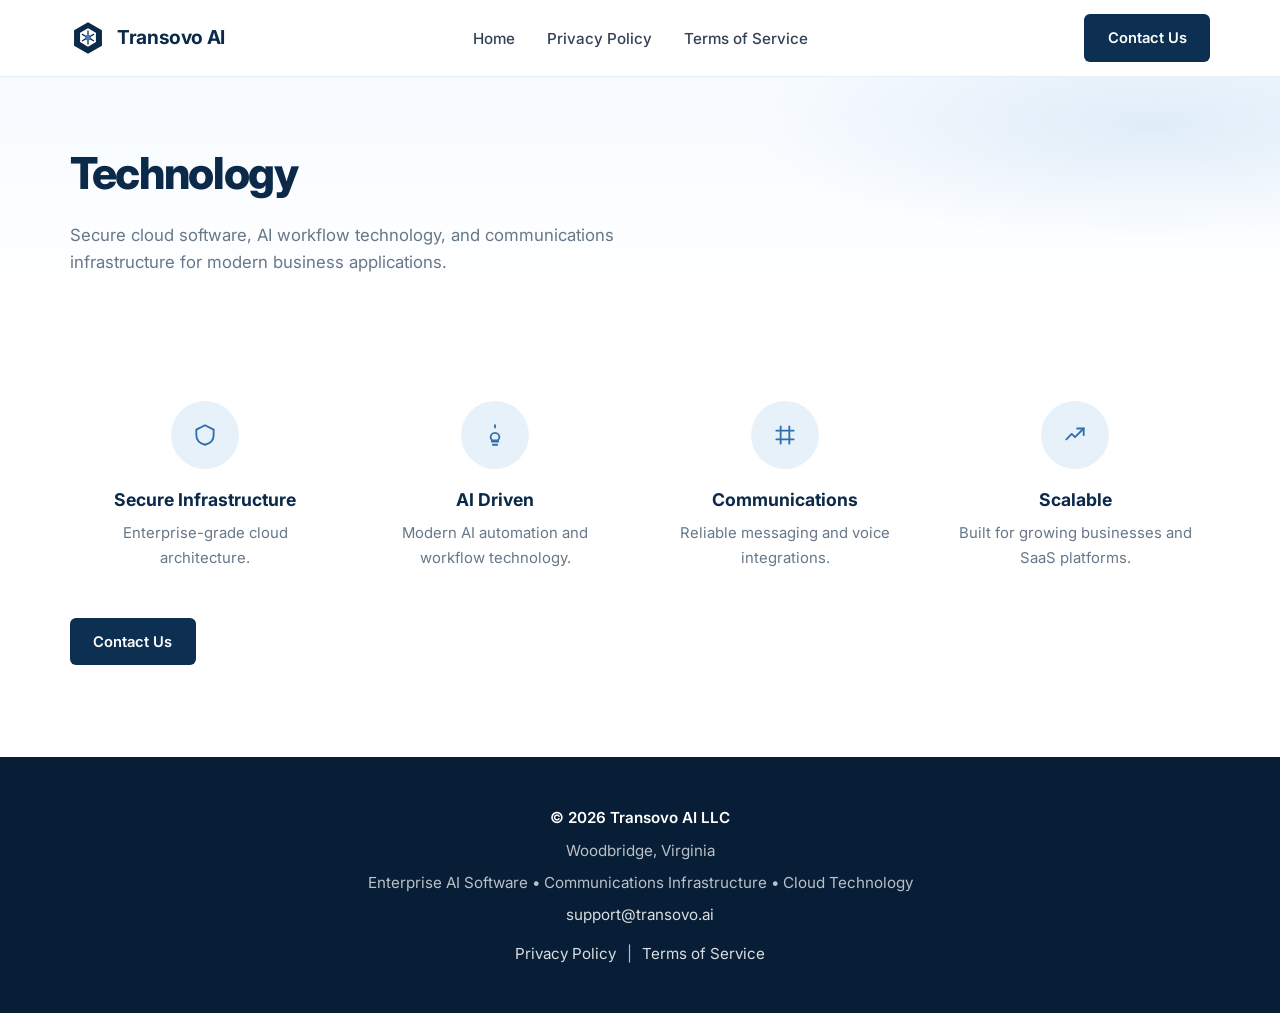
<file: technology/index.html>
<!DOCTYPE html>
<html lang="en">
  <head>
    <meta charset="UTF-8" />
    <meta name="viewport" content="width=device-width, initial-scale=1.0" />
    <title>Technology | Transovo AI</title>
    <meta
      name="description"
      content="Secure cloud architecture, AI automation, and communications technology from Transovo AI."
    />
    <link rel="icon" href="/assets/logo.svg" type="image/svg+xml" />
    <link rel="preconnect" href="https://fonts.googleapis.com" />
    <link rel="preconnect" href="https://fonts.gstatic.com" crossorigin />
    <link href="https://fonts.googleapis.com/css2?family=Inter:wght@400;500;600;700;800&display=swap" rel="stylesheet" />
    <link rel="stylesheet" href="/css/styles.css" />
  </head>
  <body>
    <header class="site-header">
      <div class="container nav">
        <a class="logo" href="/">
          <img class="logo-mark" src="/assets/logo.svg" alt="" width="36" height="36" />
          Transovo AI
        </a>
                <nav aria-label="Primary">
          <ul class="nav-links">
            <li><a href="/">Home</a></li>
            <li><a href="/privacy">Privacy Policy</a></li>
            <li><a href="/terms">Terms of Service</a></li>
          </ul>
        </nav>
        <div class="nav-actions">
          <a class="btn btn-primary" href="/#contact-info">Contact Us</a>
          <button class="menu-toggle" type="button" aria-label="Open menu" aria-expanded="false">
            <span></span>
          </button>
        </div>
      </div>
    </header>

    <main>
      <section class="page-hero">
        <div class="container reveal">
          <h1>Technology</h1>
          <p>
            Secure cloud software, AI workflow technology, and communications infrastructure for
            modern business applications.
          </p>
        </div>
      </section>
      <section class="section">
        <div class="container">
          <div class="why-grid">
            <article class="why-item reveal">
              <div class="icon-circle" aria-hidden="true">
                <svg width="26" height="26" viewBox="0 0 24 24" fill="none"><path d="M12 3l8 4v5c0 4.5-3.2 7.8-8 9-4.8-1.2-8-4.5-8-9V7l8-4z" stroke="currentColor" stroke-width="1.7" stroke-linejoin="round"/></svg>
              </div>
              <h3>Secure Infrastructure</h3>
              <p>Enterprise-grade cloud architecture.</p>
            </article>
            <article class="why-item reveal">
              <div class="icon-circle" aria-hidden="true">
                <svg width="26" height="26" viewBox="0 0 24 24" fill="none"><path d="M9 18h6M10 21h4M8 14a4 4 0 1 1 8 0c0 1.5-.8 2.4-1.6 3H9.6C8.8 16.4 8 15.5 8 14zM12 3v2" stroke="currentColor" stroke-width="1.7" stroke-linecap="round"/></svg>
              </div>
              <h3>AI Driven</h3>
              <p>Modern AI automation and workflow technology.</p>
            </article>
            <article class="why-item reveal">
              <div class="icon-circle" aria-hidden="true">
                <svg width="26" height="26" viewBox="0 0 24 24" fill="none"><path d="M4 8h16M4 16h16M8 4v16M16 4v16" stroke="currentColor" stroke-width="1.7" stroke-linecap="round"/></svg>
              </div>
              <h3>Communications</h3>
              <p>Reliable messaging and voice integrations.</p>
            </article>
            <article class="why-item reveal">
              <div class="icon-circle" aria-hidden="true">
                <svg width="26" height="26" viewBox="0 0 24 24" fill="none"><path d="M4 16l5-5 3 3 8-8" stroke="currentColor" stroke-width="1.7" stroke-linecap="round" stroke-linejoin="round"/><path d="M14 6h6v6" stroke="currentColor" stroke-width="1.7" stroke-linecap="round"/></svg>
              </div>
              <h3>Scalable</h3>
              <p>Built for growing businesses and SaaS platforms.</p>
            </article>
          </div>
          <p style="margin-top: 2.5rem" class="reveal">
            <a class="btn btn-primary" href="/#contact-info">Contact Us</a>
          </p>
        </div>
      </section>
    </main>

        <footer class="site-footer">
      <div class="container footer-simple">
        <p>© <span data-year>2026</span> Transovo AI LLC</p>
        <p>Woodbridge, Virginia</p>
        <p>Enterprise AI Software • Communications Infrastructure • Cloud Technology</p>
        <p><a href="mailto:support@transovo.ai">support@transovo.ai</a></p>
        <p class="footer-legal-links">
          <a href="/privacy">Privacy Policy</a>
          <span aria-hidden="true">|</span>
          <a href="/terms">Terms of Service</a>
        </p>
      </div>
    </footer>
    <script src="/js/main.js"></script>
  </body>
</html>
</file>
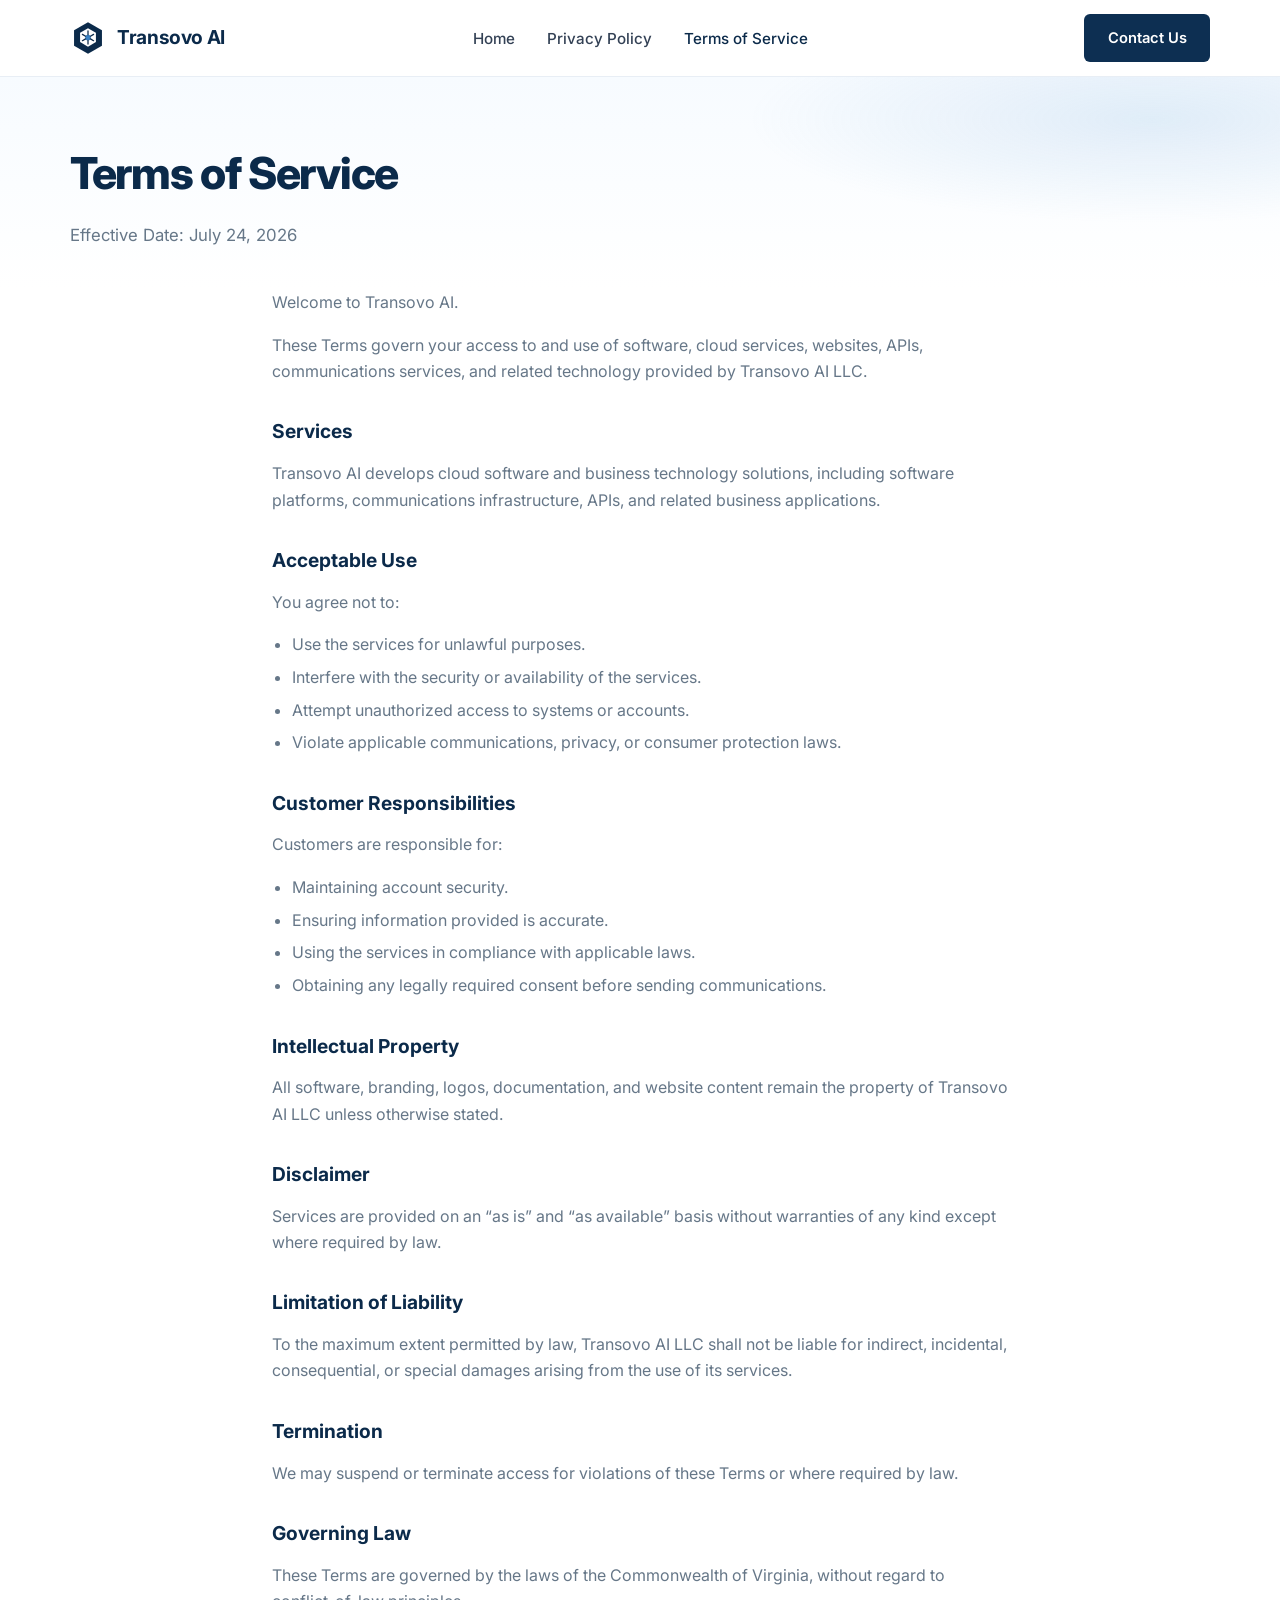
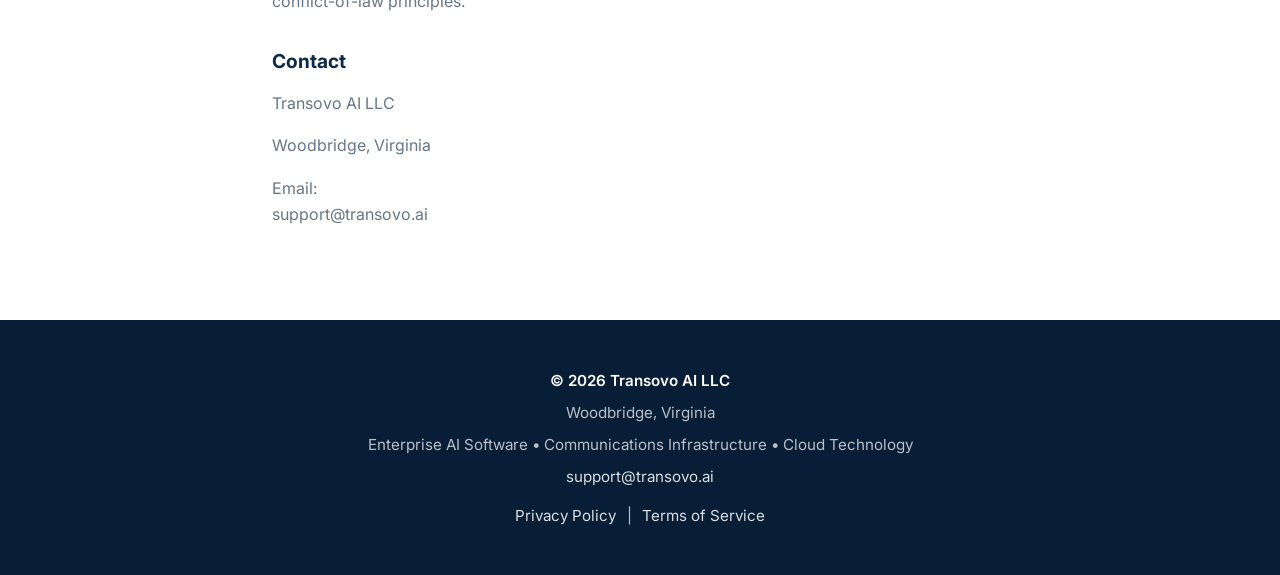
<file: terms/index.html>
<!DOCTYPE html>
<html lang="en">
  <head>
    <meta charset="UTF-8" />
    <meta name="viewport" content="width=device-width, initial-scale=1.0" />
    <title>Terms of Service | Transovo AI</title>
    <meta
      name="description"
      content="Terms of Service for Transovo AI LLC software, cloud services, APIs, and communications technology."
    />
    <link rel="icon" href="/assets/logo.svg" type="image/svg+xml" />
    <link rel="preconnect" href="https://fonts.googleapis.com" />
    <link rel="preconnect" href="https://fonts.gstatic.com" crossorigin />
    <link href="https://fonts.googleapis.com/css2?family=Inter:wght@400;500;600;700;800&display=swap" rel="stylesheet" />
    <link rel="stylesheet" href="/css/styles.css" />
  </head>
  <body>
    <header class="site-header">
      <div class="container nav">
        <a class="logo" href="/">
          <img class="logo-mark" src="/assets/logo.svg" alt="" width="36" height="36" />
          Transovo AI
        </a>
        <nav aria-label="Primary">
          <ul class="nav-links">
            <li><a href="/">Home</a></li>
            <li><a href="/privacy">Privacy Policy</a></li>
            <li><a href="/terms" aria-current="page">Terms of Service</a></li>
          </ul>
        </nav>
        <div class="nav-actions">
          <a class="btn btn-primary" href="/#contact-info">Contact Us</a>
          <button class="menu-toggle" type="button" aria-label="Open menu" aria-expanded="false">
            <span></span>
          </button>
        </div>
      </div>
    </header>

    <main>
      <section class="page-hero">
        <div class="container reveal">
          <h1>Terms of Service</h1>
          <p class="legal-meta">Effective Date: July 24, 2026</p>
        </div>
      </section>

      <section class="section" style="padding-top: 0">
        <div class="container legal-content reveal">
          <p>Welcome to Transovo AI.</p>
          <p>
            These Terms govern your access to and use of software, cloud services, websites, APIs,
            communications services, and related technology provided by Transovo AI LLC.
          </p>

          <h2>Services</h2>
          <p>
            Transovo AI develops cloud software and business technology solutions, including
            software platforms, communications infrastructure, APIs, and related business
            applications.
          </p>

          <h2>Acceptable Use</h2>
          <p>You agree not to:</p>
          <ul>
            <li>Use the services for unlawful purposes.</li>
            <li>Interfere with the security or availability of the services.</li>
            <li>Attempt unauthorized access to systems or accounts.</li>
            <li>Violate applicable communications, privacy, or consumer protection laws.</li>
          </ul>

          <h2>Customer Responsibilities</h2>
          <p>Customers are responsible for:</p>
          <ul>
            <li>Maintaining account security.</li>
            <li>Ensuring information provided is accurate.</li>
            <li>Using the services in compliance with applicable laws.</li>
            <li>Obtaining any legally required consent before sending communications.</li>
          </ul>

          <h2>Intellectual Property</h2>
          <p>
            All software, branding, logos, documentation, and website content remain the property of
            Transovo AI LLC unless otherwise stated.
          </p>

          <h2>Disclaimer</h2>
          <p>
            Services are provided on an “as is” and “as available” basis without warranties of any
            kind except where required by law.
          </p>

          <h2>Limitation of Liability</h2>
          <p>
            To the maximum extent permitted by law, Transovo AI LLC shall not be liable for
            indirect, incidental, consequential, or special damages arising from the use of its
            services.
          </p>

          <h2>Termination</h2>
          <p>
            We may suspend or terminate access for violations of these Terms or where required by
            law.
          </p>

          <h2>Governing Law</h2>
          <p>
            These Terms are governed by the laws of the Commonwealth of Virginia, without regard to
            conflict-of-law principles.
          </p>

          <h2>Contact</h2>
          <p>Transovo AI LLC</p>
          <p>Woodbridge, Virginia</p>
          <p>
            Email:<br />
            <a href="mailto:support@transovo.ai">support@transovo.ai</a>
          </p>
        </div>
      </section>
    </main>

    <footer class="site-footer">
      <div class="container footer-simple">
        <p>© <span data-year>2026</span> Transovo AI LLC</p>
        <p>Woodbridge, Virginia</p>
        <p>Enterprise AI Software • Communications Infrastructure • Cloud Technology</p>
        <p><a href="mailto:support@transovo.ai">support@transovo.ai</a></p>
        <p class="footer-legal-links">
          <a href="/privacy">Privacy Policy</a>
          <span aria-hidden="true">|</span>
          <a href="/terms">Terms of Service</a>
        </p>
      </div>
    </footer>
    <script src="/js/main.js"></script>
  </body>
</html>
</file>
<file: css/styles.css>
:root {
  --navy: #0b2a4a;
  --navy-deep: #071e36;
  --navy-button: #0d2f52;
  --blue: #2f6fad;
  --blue-light: #6ea8d8;
  --blue-soft: #e7f1f9;
  --blue-wash: #f4f8fc;
  --text: #1f2d3d;
  --muted: #667788;
  --line: #d9e4ef;
  --white: #ffffff;
  --shadow: 0 8px 28px rgba(11, 42, 74, 0.08);
  --container: 1140px;
  --font: "Inter", "Segoe UI", sans-serif;
}

*,
*::before,
*::after {
  box-sizing: border-box;
}

html {
  scroll-behavior: smooth;
}

body {
  margin: 0;
  font-family: var(--font);
  color: var(--text);
  background: var(--white);
  line-height: 1.65;
  -webkit-font-smoothing: antialiased;
}

img,
svg {
  display: block;
  max-width: 100%;
}

a {
  color: inherit;
  text-decoration: none;
}

button {
  font: inherit;
}

.container {
  width: min(100% - 2.75rem, var(--container));
  margin-inline: auto;
}

/* Header — matches mockup: logo left, links center, CTA right */
.site-header {
  position: sticky;
  top: 0;
  z-index: 100;
  background: #fff;
  border-bottom: 1px solid #e8eef5;
}

.nav {
  display: grid;
  grid-template-columns: 1fr auto 1fr;
  align-items: center;
  min-height: 76px;
}

.logo {
  display: inline-flex;
  align-items: center;
  gap: 0.7rem;
  font-weight: 700;
  font-size: 1.2rem;
  color: var(--navy);
  letter-spacing: -0.02em;
}

.logo-mark {
  width: 36px;
  height: 36px;
}

.nav-links {
  display: flex;
  align-items: center;
  justify-content: center;
  gap: 2rem;
  list-style: none;
  margin: 0;
  padding: 0;
}

.nav-links a {
  color: #334155;
  font-size: 0.95rem;
  font-weight: 500;
}

.nav-links a:hover,
.nav-links a[aria-current="page"] {
  color: var(--navy);
}

.nav-actions {
  display: flex;
  justify-content: flex-end;
  align-items: center;
  gap: 0.75rem;
}

.btn {
  display: inline-flex;
  align-items: center;
  justify-content: center;
  min-height: 44px;
  padding: 0.65rem 1.4rem;
  border-radius: 6px;
  border: 1.5px solid transparent;
  font-weight: 600;
  font-size: 0.92rem;
  cursor: pointer;
  transition: background 0.2s ease, color 0.2s ease, border-color 0.2s ease, box-shadow 0.2s ease;
}

.btn-primary {
  background: var(--navy-button);
  color: #fff;
}

.btn-primary:hover {
  background: #123a61;
  box-shadow: 0 6px 16px rgba(11, 42, 74, 0.18);
}

.btn-outline {
  background: transparent;
  color: var(--navy);
  border-color: var(--navy);
}

.btn-outline:hover {
  background: var(--navy);
  color: #fff;
}

.menu-toggle {
  display: none;
  width: 42px;
  height: 42px;
  border: 1px solid var(--line);
  border-radius: 6px;
  background: #fff;
  align-items: center;
  justify-content: center;
  cursor: pointer;
}

.menu-toggle span,
.menu-toggle span::before,
.menu-toggle span::after {
  display: block;
  width: 18px;
  height: 2px;
  background: var(--navy);
  position: relative;
}

.menu-toggle span::before,
.menu-toggle span::after {
  content: "";
  position: absolute;
  left: 0;
}

.menu-toggle span::before {
  top: -6px;
}

.menu-toggle span::after {
  top: 6px;
}

/* Hero — clean white/blue wash, copy left, network graphic right */
.hero {
  position: relative;
  overflow: hidden;
  background:
    radial-gradient(ellipse 55% 80% at 88% 45%, rgba(110, 168, 216, 0.22), transparent 70%),
    linear-gradient(180deg, #f7fbff 0%, #ffffff 78%);
  padding: 5.25rem 0 4.5rem;
}

.hero-grid {
  display: grid;
  grid-template-columns: minmax(0, 1.05fr) minmax(0, 0.95fr);
  gap: 1.5rem;
  align-items: center;
}

.hero-copy h1 {
  margin: 0 0 1.15rem;
  max-width: 11.5ch;
  font-size: clamp(2.35rem, 4.2vw, 3.4rem);
  line-height: 1.12;
  letter-spacing: -0.035em;
  font-weight: 800;
  color: var(--navy);
}

.hero-copy p {
  margin: 0 0 0.9rem;
  max-width: 34rem;
  color: var(--muted);
  font-size: 1.05rem;
  line-height: 1.7;
}

.hero-copy p:last-of-type {
  margin-bottom: 1.85rem;
}

.hero-actions {
  display: flex;
  flex-wrap: wrap;
  gap: 0.9rem;
}

.hero-visual {
  position: relative;
  min-height: 340px;
  display: flex;
  align-items: center;
  justify-content: center;
}

.hero-visual svg {
  width: min(100%, 520px);
  height: auto;
}

/* Sections */
.section {
  padding: 4.75rem 0;
}

.section-soft {
  background: var(--blue-wash);
}

.section-head {
  text-align: center;
  margin-bottom: 3rem;
}

.section-head h2 {
  margin: 0 0 0.55rem;
  font-size: clamp(1.85rem, 2.8vw, 2.25rem);
  font-weight: 800;
  letter-spacing: -0.025em;
  color: var(--navy);
}

.section-head p {
  margin: 0 auto;
  max-width: 38rem;
  color: var(--muted);
  font-size: 1rem;
}

/* What We Do — centered 3 columns, icons, no heavy cards */
.services-grid {
  display: grid;
  grid-template-columns: repeat(3, 1fr);
  gap: 2.5rem 2rem;
}

.service {
  text-align: center;
  padding: 0.25rem 0.75rem;
}

.icon-circle {
  width: 72px;
  height: 72px;
  margin: 0 auto 1.25rem;
  border-radius: 50%;
  background: var(--blue-soft);
  color: var(--blue);
  display: grid;
  place-items: center;
}

.service h3 {
  margin: 0 0 0.65rem;
  font-size: 1.2rem;
  font-weight: 700;
  color: var(--navy);
}

.service p {
  margin: 0 auto;
  max-width: 22rem;
  color: var(--muted);
  font-size: 0.97rem;
}

/* Products — two horizontal cards side by side */
.products-grid {
  display: grid;
  grid-template-columns: 1.45fr 1fr;
  gap: 1.5rem;
  align-items: stretch;
}

.product-card {
  display: grid;
  grid-template-columns: 1.05fr 1fr;
  gap: 1.35rem;
  align-items: center;
  padding: 1.5rem;
  background: #fff;
  border: 1px solid var(--line);
  border-radius: 14px;
  box-shadow: var(--shadow);
}

.product-card.compact {
  grid-template-columns: 1fr;
  justify-items: center;
  text-align: center;
  padding: 2.25rem 1.5rem;
}

.product-media {
  background: linear-gradient(165deg, #eef5fb, #dceaf6);
  border-radius: 10px;
  min-height: 190px;
  padding: 1rem;
  display: grid;
  place-items: center;
}

.product-copy h3 {
  margin: 0 0 0.65rem;
  font-size: 1.3rem;
  font-weight: 700;
  color: var(--navy);
}

.product-copy p {
  margin: 0 0 1.15rem;
  color: var(--muted);
  font-size: 0.95rem;
}

.product-card.compact .icon-circle {
  margin-bottom: 1rem;
}

.product-card.compact .product-copy p {
  max-width: 18rem;
}

.products-future {
  margin-top: 1.5rem;
  min-height: 72px;
}

/* Industries — single row of icons + labels */
.industries {
  display: grid;
  grid-template-columns: repeat(6, 1fr);
  gap: 1.25rem 1rem;
}

.industry {
  text-align: center;
}

.industry .icon-circle {
  width: 64px;
  height: 64px;
  margin-bottom: 0.85rem;
  color: var(--navy);
  background: #eaf2f9;
}

.industry span {
  display: block;
  font-size: 0.88rem;
  font-weight: 600;
  color: #334155;
  line-height: 1.35;
}

/* Why — 4 centered columns */
.why-grid {
  display: grid;
  grid-template-columns: repeat(4, 1fr);
  gap: 1.75rem 1.25rem;
}

.why-item {
  text-align: center;
  padding: 0.5rem 0.75rem;
}

.why-item .icon-circle {
  width: 68px;
  height: 68px;
  margin-bottom: 1rem;
}

.why-item h3 {
  margin: 0 0 0.45rem;
  font-size: 1.1rem;
  font-weight: 700;
  color: var(--navy);
}

.why-item p {
  margin: 0 auto;
  max-width: 16rem;
  color: var(--muted);
  font-size: 0.93rem;
}

/* About — illustration left, copy right */
.about-grid {
  display: grid;
  grid-template-columns: 0.95fr 1.05fr;
  gap: 3rem;
  align-items: center;
}

.about-visual {
  background: linear-gradient(160deg, #eaf3fb, #d9e9f6);
  border-radius: 16px;
  min-height: 340px;
  padding: 2rem;
  display: grid;
  place-items: center;
}

.about-copy h2 {
  margin: 0 0 1.1rem;
  font-size: clamp(1.85rem, 2.8vw, 2.2rem);
  font-weight: 800;
  letter-spacing: -0.025em;
  color: var(--navy);
}

.about-copy p {
  margin: 0 0 1rem;
  color: var(--muted);
  font-size: 1.02rem;
}

.about-copy p:last-child {
  margin-bottom: 0;
}

/* Contact strip */
.contact-bar {
  background: #eef4fa;
  border-top: 1px solid var(--line);
  border-bottom: 1px solid var(--line);
  padding: 1.85rem 0;
}

.contact-grid {
  display: grid;
  grid-template-columns: repeat(4, 1fr);
  gap: 1.25rem;
}

.contact-item {
  display: flex;
  align-items: flex-start;
  gap: 0.85rem;
}

.contact-item .icon {
  width: 42px;
  height: 42px;
  border-radius: 10px;
  background: #fff;
  border: 1px solid var(--line);
  color: var(--blue);
  display: grid;
  place-items: center;
  flex-shrink: 0;
}

.contact-item strong {
  display: block;
  margin-bottom: 0.15rem;
  color: var(--navy);
  font-size: 0.92rem;
}

.contact-item span,
.contact-item a {
  color: var(--muted);
  font-size: 0.9rem;
}

.contact-item a:hover {
  color: var(--blue);
}

/* Footer — solid dark navy */
.site-footer {
  background: var(--navy-deep);
  color: rgba(255, 255, 255, 0.78);
  padding: 3.75rem 0 1.5rem;
}

.footer-grid {
  display: grid;
  grid-template-columns: 1.45fr repeat(3, 1fr);
  gap: 2rem;
  margin-bottom: 2.5rem;
}

.footer-brand .logo {
  color: #fff;
  margin-bottom: 1rem;
}

.footer-brand p {
  margin: 0 0 0.3rem;
  font-size: 0.92rem;
  color: rgba(255, 255, 255, 0.68);
}

.socials {
  display: flex;
  gap: 0.6rem;
  margin-top: 1.15rem;
}

.socials a {
  width: 34px;
  height: 34px;
  border-radius: 6px;
  border: 1px solid rgba(255, 255, 255, 0.18);
  display: grid;
  place-items: center;
  color: #fff;
}

.socials a:hover {
  background: rgba(255, 255, 255, 0.08);
}

.footer-col h4 {
  margin: 0 0 1rem;
  color: #fff;
  font-size: 0.98rem;
  font-weight: 700;
}

.footer-col ul {
  list-style: none;
  margin: 0;
  padding: 0;
  display: grid;
  gap: 0.55rem;
}

.footer-col a {
  color: rgba(255, 255, 255, 0.68);
  font-size: 0.92rem;
}

.footer-col a:hover {
  color: #fff;
}

.footer-bottom {
  border-top: 1px solid rgba(255, 255, 255, 0.12);
  padding-top: 1.2rem;
  font-size: 0.88rem;
  color: rgba(255, 255, 255, 0.5);
}

.footer-simple {
  text-align: center;
  max-width: 44rem;
  margin-inline: auto;
  padding: 0.25rem 0 0.5rem;
}

.footer-simple p {
  margin: 0 0 0.45rem;
  color: rgba(255, 255, 255, 0.72);
  font-size: 0.95rem;
}

.footer-simple p:first-child {
  color: #fff;
  font-weight: 600;
}

.footer-simple a {
  color: rgba(255, 255, 255, 0.85);
}

.footer-simple a:hover {
  color: #fff;
}

.footer-legal-links {
  margin-top: 0.85rem !important;
  display: flex;
  justify-content: center;
  gap: 0.65rem;
  flex-wrap: wrap;
}

.site-footer:has(.footer-simple) {
  padding: 2.75rem 0 2rem;
}

/* Interior pages */
.page-hero {
  padding: 3.75rem 0 2.5rem;
  background:
    radial-gradient(ellipse 45% 70% at 90% 20%, rgba(110, 168, 216, 0.18), transparent 70%),
    linear-gradient(180deg, #f7fbff, #fff);
}

.page-hero h1 {
  margin: 0 0 0.75rem;
  font-size: clamp(2rem, 3.5vw, 2.75rem);
  font-weight: 800;
  letter-spacing: -0.03em;
  color: var(--navy);
}

.page-hero p {
  margin: 0;
  max-width: 40rem;
  color: var(--muted);
  font-size: 1.05rem;
}

.content-block,
.legal-content {
  max-width: 46rem;
}

.content-block p,
.legal-content p {
  margin: 0 0 1rem;
  color: var(--muted);
}

.legal-content h2 {
  margin: 2rem 0 0.75rem;
  font-size: 1.2rem;
  color: var(--navy);
}

.legal-content ul {
  margin: 0 0 1rem;
  padding-left: 1.25rem;
  color: var(--muted);
}

.legal-content li + li {
  margin-top: 0.4rem;
}

.legal-meta {
  margin-bottom: 0;
  font-size: 0.92rem;
  color: var(--muted);
}

.reveal {
  opacity: 0;
  transform: translateY(14px);
  transition: opacity 0.65s ease, transform 0.65s ease;
}

.reveal.is-visible {
  opacity: 1;
  transform: none;
}

@media (max-width: 980px) {
  .nav {
    grid-template-columns: 1fr auto;
  }

  .nav-links {
    display: none;
  }

  .nav-links.is-open {
    display: flex;
    position: absolute;
    top: 76px;
    left: 0;
    right: 0;
    flex-direction: column;
    align-items: flex-start;
    gap: 1rem;
    padding: 1.1rem 1.35rem 1.35rem;
    background: #fff;
    border-bottom: 1px solid var(--line);
  }

  .menu-toggle {
    display: inline-flex;
  }

  .hero-grid,
  .about-grid,
  .products-grid,
  .services-grid,
  .why-grid,
  .industries,
  .contact-grid,
  .footer-grid,
  .product-card {
    grid-template-columns: 1fr;
  }

  .industries {
    grid-template-columns: repeat(3, 1fr);
  }

  .why-grid {
    grid-template-columns: 1fr 1fr;
  }

  .hero-copy h1 {
    max-width: none;
  }

  .hero {
    padding: 3.5rem 0 3rem;
  }
}

@media (max-width: 640px) {
  .container {
    width: min(100% - 1.5rem, var(--container));
  }

  .industries,
  .why-grid,
  .contact-grid {
    grid-template-columns: 1fr 1fr;
  }
}
</file>
